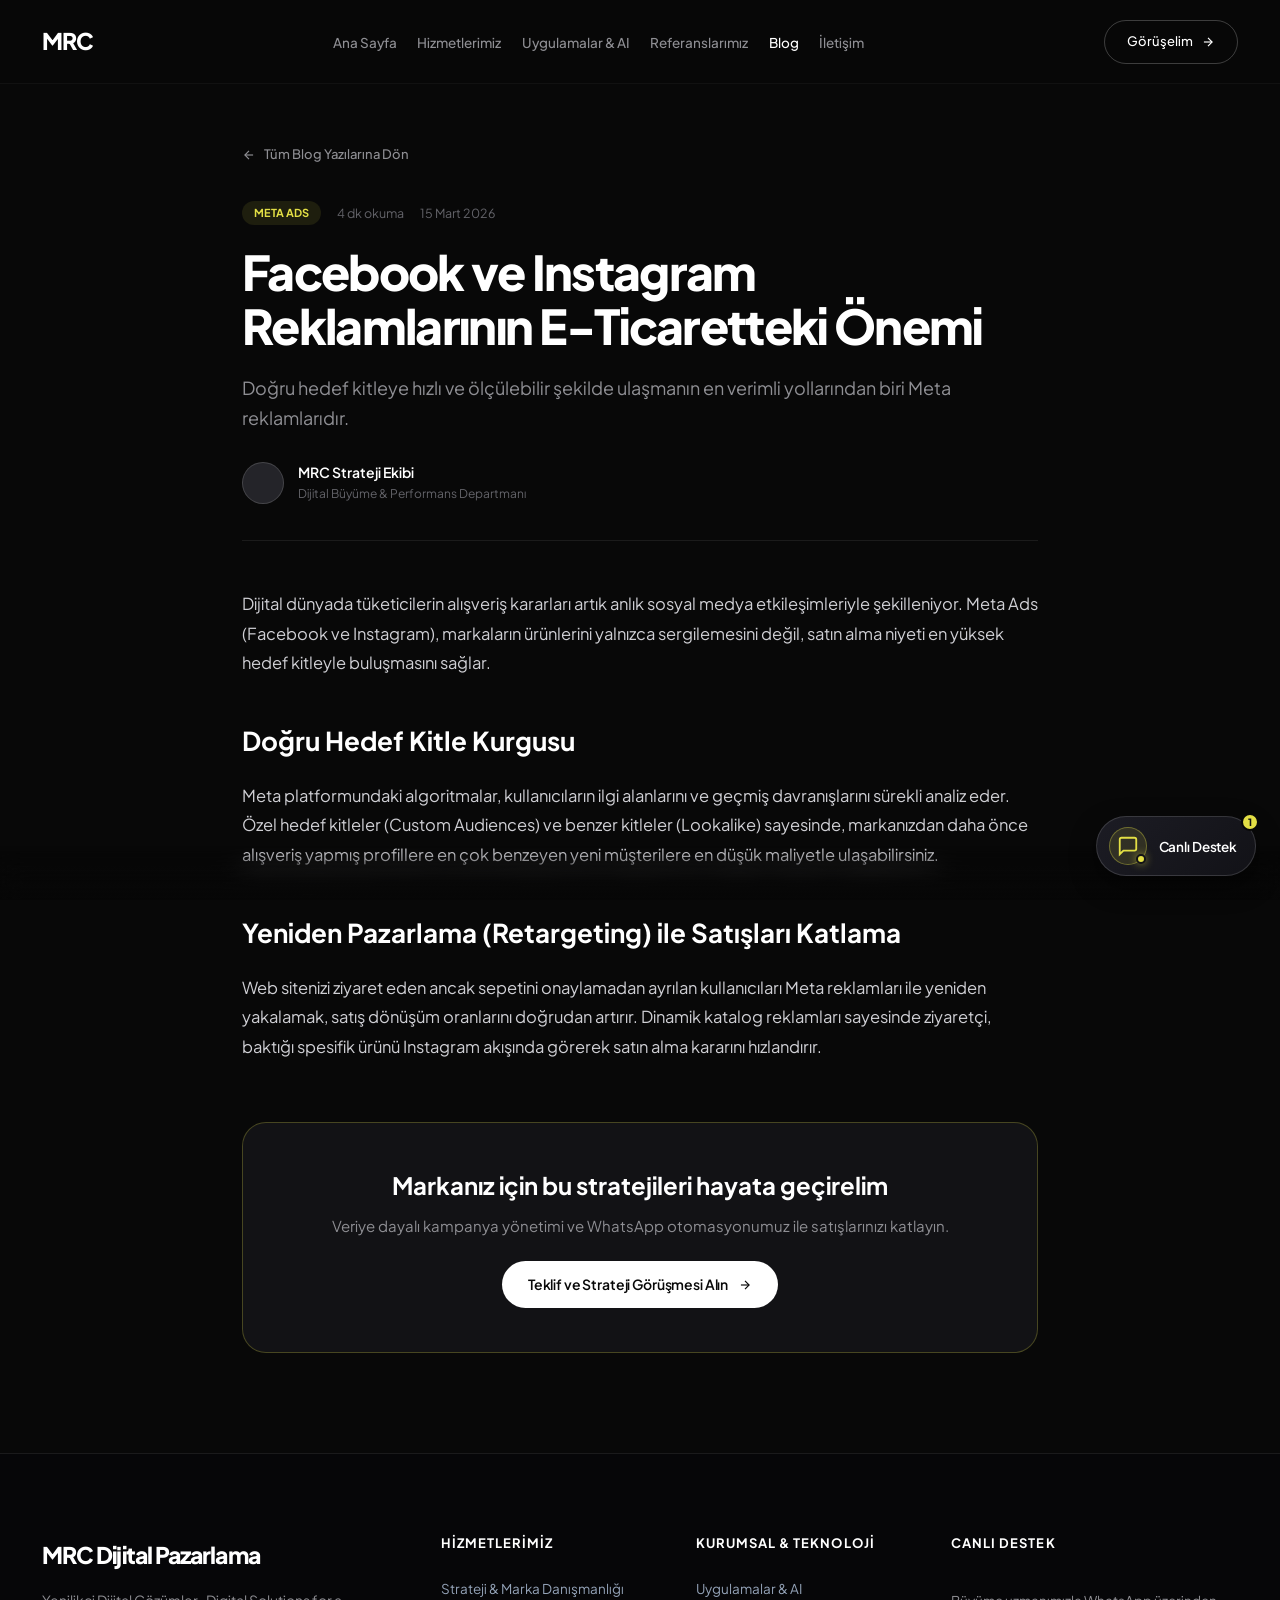
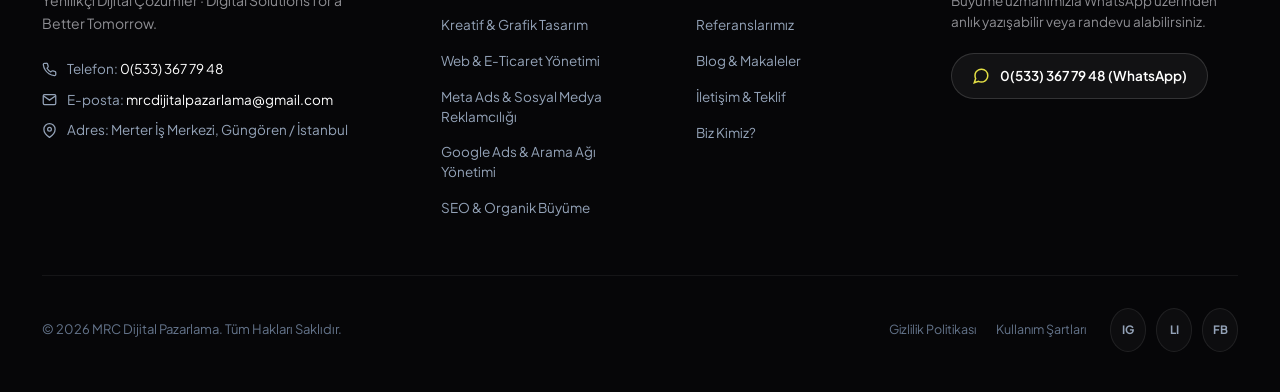
<file: blog-detay.html>
<!DOCTYPE html>
<html lang="tr">
<head>
  <meta charset="UTF-8">
  <meta name="viewport" content="width=device-width, initial-scale=1.0">
  <title>Blog Detay | MRC Dijital Pazarlama</title>
  <meta name="description" content="MRC Dijital Pazarlama uzman analizleri ve rehberi.">
  <link rel="icon" href="https://cdn.qukasoft.com/f/412761/cG96WmFtNG0vcUp3ZUdFOVU1NG5hQT09/l/favicon-4091739-sw50sh50.webp">

  <!-- Google Fonts -->
  <link rel="preconnect" href="https://fonts.googleapis.com">
  <link rel="preconnect" href="https://fonts.gstatic.com" crossorigin>
  <link href="https://fonts.googleapis.com/css2?family=Plus+Jakarta+Sans:wght@300;400;500;600;700;800&family=Space+Grotesk:wght@500;600;700&display=swap" rel="stylesheet">

  <script type="module" crossorigin src="./assets/data-store-DvxqMFlW.js"></script>
  <script type="module" crossorigin src="./assets/chat-widget-ZRHPGb_K.js"></script>
  <link rel="stylesheet" crossorigin href="./assets/chat-widget-CwDZ1Vlp.css">
</head>
<body>

  <!-- Header -->
  <header class="site-header" id="header">
    <div class="header-container">
      <a href="./index.html" class="brand-logo">
        <span class="logo-text">MRC</span>
      </a>

      <nav class="nav-menu">
        <ul class="nav-list">
          <li><a href="./index.html" class="nav-link">Ana Sayfa</a></li>
          <li><a href="./hizmetler.html" class="nav-link">Hizmetlerimiz</a></li>
          <li><a href="./uygulamalar.html" class="nav-link">Uygulamalar & AI</a></li>
          <li><a href="./referanslar.html" class="nav-link">Referanslarımız</a></li>
          <li><a href="./blog.html" class="nav-link active">Blog</a></li>
          <li><a href="./iletisim.html" class="nav-link">İletişim</a></li>
        </ul>
      </nav>

      <div class="header-actions">
        <a href="./iletisim.html" class="btn-pill-outline">
          <span>Görüşelim</span>
          <svg class="icon-arrow" width="14" height="14" viewBox="0 0 24 24" fill="none" stroke="currentColor" stroke-width="2">
            <line x1="5" y1="12" x2="19" y2="12"></line>
            <polyline points="12 5 19 12 12 19"></polyline>
          </svg>
        </a>

        <button type="button" class="mobile-toggle-btn" id="mobileToggleBtn" aria-label="Menüyü aç" aria-controls="mobileDrawer" aria-expanded="false">
          <span></span><span></span>
        </button>
      </div>
    </div>

    <!-- Mobile Drawer -->
    <div class="mobile-nav-drawer" id="mobileDrawer" aria-hidden="true">
      <ul class="mobile-nav-list">
        <li><a href="./index.html" class="mobile-nav-link">Ana Sayfa</a></li>
        <li><a href="./hizmetler.html" class="mobile-nav-link">Hizmetlerimiz</a></li>
        <li><a href="./uygulamalar.html" class="mobile-nav-link">Uygulamalar & AI</a></li>
        <li><a href="./referanslar.html" class="mobile-nav-link">Referanslarımız</a></li>
        <li><a href="./blog.html" class="mobile-nav-link active">Blog</a></li>
        <li><a href="./iletisim.html" class="mobile-nav-link">İletişim</a></li>
      </ul>
      <div class="mobile-drawer-footer">
        <a href="tel:+905333677948" class="btn-pill-solid w-full">0(533) 367 79 48</a>
      </div>
    </div>
  </header>

  <main>
    <article class="blog-detail-article">
      <div class="site-container narrow">
        <a href="./blog.html" class="back-link">
          <svg width="14" height="14" viewBox="0 0 24 24" fill="none" stroke="currentColor" stroke-width="2">
            <line x1="19" y1="12" x2="5" y2="12"></line>
            <polyline points="12 19 5 12 12 5"></polyline>
          </svg>
          <span>Tüm Blog Yazılarına Dön</span>
        </a>

        <div class="article-header">
          <div class="article-meta-top">
            <span class="article-category-badge" id="artCategory">Kategori</span>
            <span class="article-read-time" id="artReadTime">5 dk okuma</span>
            <span class="article-date" id="artDate">Tarih</span>
          </div>

          <h1 class="article-title" id="artTitle">Makale Başlığı Yükleniyor...</h1>
          <p class="article-lead" id="artSummary"></p>

          <div class="article-author-bar">
            <div class="author-avatar av-user-2"></div>
            <div>
              <div class="author-name" id="artAuthor">MRC Ekibi</div>
              <div class="author-role">Dijital Büyüme & Performans Departmanı</div>
            </div>
          </div>
        </div>

        <div class="article-body-content" id="artContent">
          <!-- Populated from DataStore -->
        </div>

        <div class="article-footer-cta">
          <h3>Markanız için bu stratejileri hayata geçirelim</h3>
          <p>Veriye dayalı kampanya yönetimi ve WhatsApp otomasyonumuz ile satışlarınızı katlayın.</p>
          <a href="./iletisim.html" class="btn-pill-solid">
            <span>Teklif ve Strateji Görüşmesi Alın</span>
            <svg class="icon-arrow" width="14" height="14" viewBox="0 0 24 24" fill="none" stroke="currentColor" stroke-width="2">
              <line x1="5" y1="12" x2="19" y2="12"></line>
              <polyline points="12 5 19 12 12 19"></polyline>
            </svg>
          </a>
        </div>
      </div>
    </article>
  </main>

  <!-- Footer -->
  <footer class="site-footer">
    <div class="site-container">
      <div class="footer-top-row">
        <div class="footer-brand">
          <div class="footer-logo">MRC</div>
          <p class="footer-tagline">Yenilikçi Dijital Çözümler · Digital Solutions for a Better Tomorrow.</p>
        </div>

        <ul class="footer-nav">
          <li><a href="./index.html">Ana Sayfa</a></li>
          <li><a href="./hizmetler.html">Hizmetlerimiz</a></li>
          <li><a href="./referanslar.html">Referanslar</a></li>
          <li><a href="./blog.html">Blog</a></li>
          <li><a href="./iletisim.html">İletişim</a></li>
        </ul>

        <div class="footer-socials">
          <a href="mailto:mrcdijitalpazarlama@gmail.com" class="social-icon" aria-label="E-Posta">
            <svg width="15" height="15" viewBox="0 0 24 24" fill="none" stroke="currentColor" stroke-width="2">
              <path d="M4 4h16c1.1 0 2 .9 2 2v12c0 1.1-.9 2-2 2H4c-1.1 0-2-.9-2-2V6c0-1.1.9-2 2-2z"></path>
              <polyline points="22,6 12,13 2,6"></polyline>
            </svg>
          </a>
          <a href="https://api.whatsapp.com/send/?phone=905333677948" target="_blank" rel="noopener" class="social-icon" aria-label="WhatsApp">
            <svg width="15" height="15" viewBox="0 0 24 24" fill="currentColor">
              <path d="M12.04 2c-5.46 0-9.91 4.45-9.91 9.91 0 1.75.46 3.45 1.32 4.95L2.05 22l5.25-1.38c1.45.79 3.08 1.21 4.74 1.21 5.46 0 9.91-4.45 9.91-9.91 0-2.65-1.03-5.14-2.9-7.01A9.816 9.816 0 0 0 12.04 2m.01 1.67c2.2 0 4.26.86 5.82 2.42a8.196 8.196 0 0 1 2.41 5.83c0 4.54-3.7 8.24-8.24 8.24-1.48 0-2.93-.4-4.2-1.15l-.3-.18-3.12.82.83-3.04-.2-.31a8.19 8.19 0 0 1-1.26-4.38c0-4.54 3.7-8.24 8.24-8.24m4.52 11.66c-.25-.13-1.47-.72-1.7-.81-.23-.08-.39-.13-.56.13-.17.25-.64.81-.79.97-.14.17-.29.19-.54.06-.25-.13-1.06-.39-2.02-1.25-.75-.67-1.26-1.5-1.4-1.75-.15-.25-.02-.39.11-.51.11-.11.25-.29.37-.44.13-.14.17-.25.25-.42.08-.17.04-.31-.02-.44-.06-.13-.56-1.35-.77-1.85-.2-.49-.41-.42-.56-.43h-.48c-.17 0-.44.06-.67.31-.23.25-.88.86-.88 2.1 0 1.24.9 2.44 1.03 2.61.13.17 1.77 2.71 4.3 3.8.6.26 1.07.42 1.44.54.61.19 1.16.17 1.6.1 1.48-.22 2.38-1.52 2.38-2.61 0-1.1-.9-2.18-1.02-2.31"/>
            </svg>
          </a>
        </div>
      </div>

      <div class="footer-bottom-row">
        <div class="footer-copyright">
          © 2026 MRC Dijital Pazarlama. Tüm Hakları Saklıdır.
        </div>
        <div class="footer-legal">
          <a href="./sayfa.html?s=gizlilik-politikasi">Gizlilik Politikası</a>
          <a href="./sayfa.html?s=kullanim-kosullari">Kullanım Koşulları</a>
          <a href="./sayfa.html?s=kvkk-aydinlatma">KVKK Aydınlatma</a>
        </div>
      </div>
    </div>
  </footer>

</body>
</html>
</file>
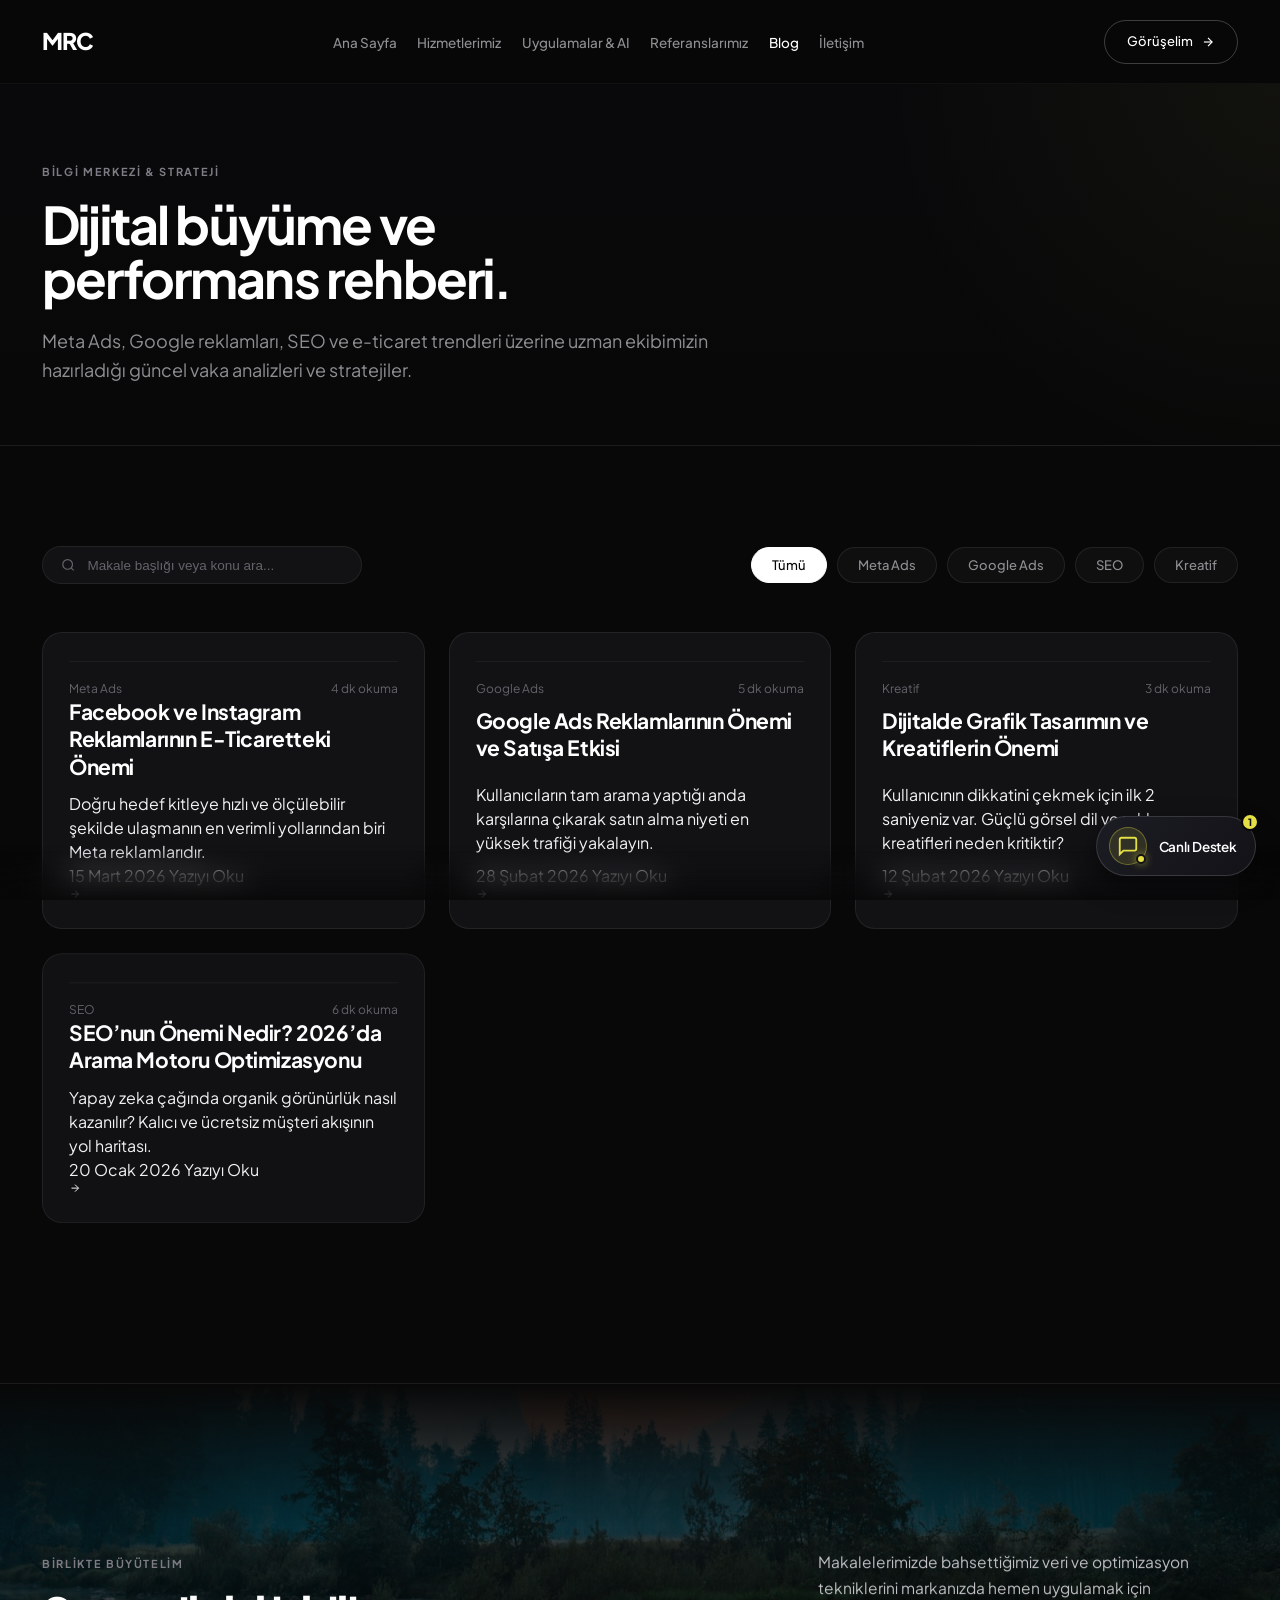
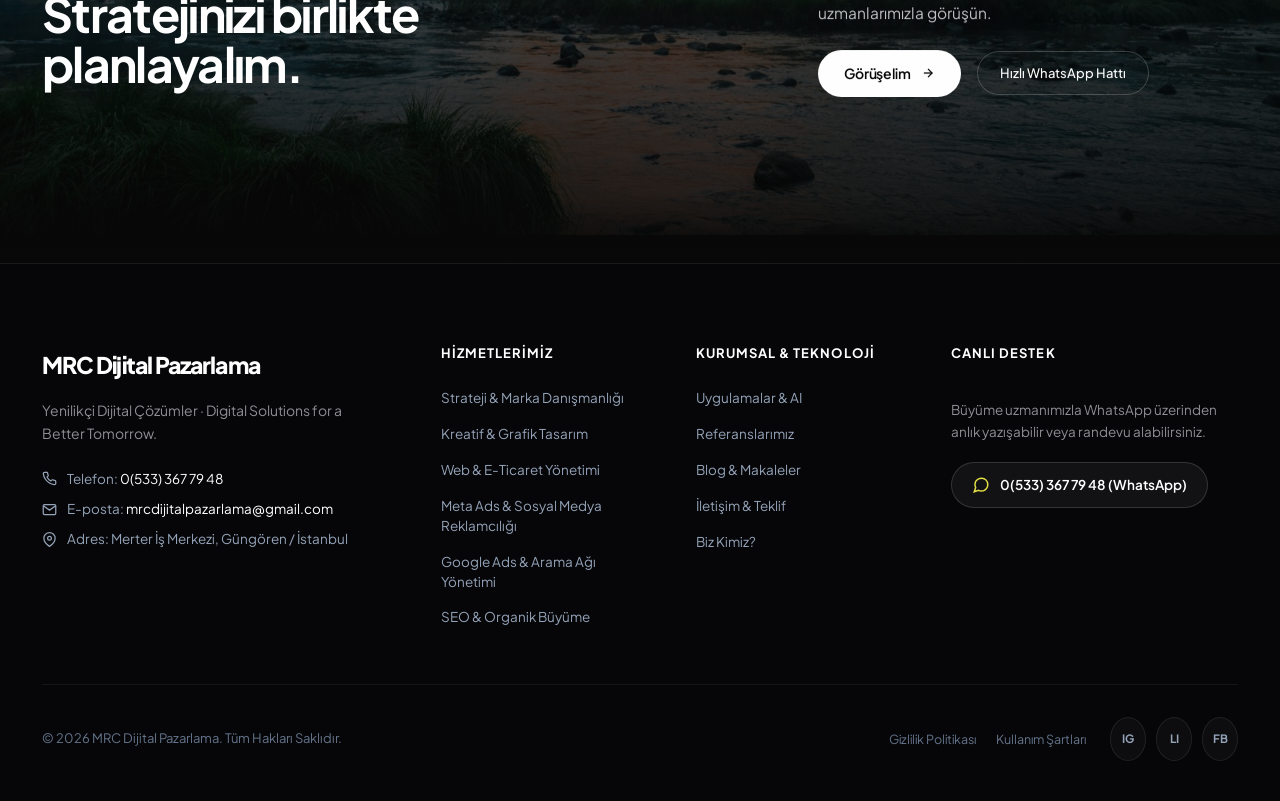
<file: blog.html>
<!DOCTYPE html>
<html lang="tr">
<head>
  <meta charset="UTF-8">
  <meta name="viewport" content="width=device-width, initial-scale=1.0">
  <title>Blog & Bilgi Merkezi | MRC Dijital Pazarlama</title>
  <meta name="description" content="Meta Ads, Google Ads, SEO ve e-ticaret stratejileri hakkında güncel sektörel analizler ve rehberler.">
  <link rel="icon" href="https://cdn.qukasoft.com/f/412761/cG96WmFtNG0vcUp3ZUdFOVU1NG5hQT09/l/favicon-4091739-sw50sh50.webp">

  <!-- Google Fonts -->
  <link rel="preconnect" href="https://fonts.googleapis.com">
  <link rel="preconnect" href="https://fonts.gstatic.com" crossorigin>
  <link href="https://fonts.googleapis.com/css2?family=Plus+Jakarta+Sans:wght@300;400;500;600;700;800&family=Space+Grotesk:wght@500;600;700&display=swap" rel="stylesheet">

  <script type="module" crossorigin src="./assets/data-store-DvxqMFlW.js"></script>
  <script type="module" crossorigin src="./assets/chat-widget-ZRHPGb_K.js"></script>
  <link rel="stylesheet" crossorigin href="./assets/chat-widget-CwDZ1Vlp.css">
</head>
<body>

  <!-- Header -->
  <header class="site-header" id="header">
    <div class="header-container">
      <a href="./index.html" class="brand-logo">
        <span class="logo-text">MRC</span>
      </a>

      <nav class="nav-menu">
        <ul class="nav-list">
          <li><a href="./index.html" class="nav-link">Ana Sayfa</a></li>
          <li><a href="./hizmetler.html" class="nav-link">Hizmetlerimiz</a></li>
          <li><a href="./uygulamalar.html" class="nav-link">Uygulamalar & AI</a></li>
          <li><a href="./referanslar.html" class="nav-link">Referanslarımız</a></li>
          <li><a href="./blog.html" class="nav-link active">Blog</a></li>
          <li><a href="./iletisim.html" class="nav-link">İletişim</a></li>
        </ul>
      </nav>

      <div class="header-actions">
        <a href="./iletisim.html" class="btn-pill-outline">
          <span>Görüşelim</span>
          <svg class="icon-arrow" width="14" height="14" viewBox="0 0 24 24" fill="none" stroke="currentColor" stroke-width="2">
            <line x1="5" y1="12" x2="19" y2="12"></line>
            <polyline points="12 5 19 12 12 19"></polyline>
          </svg>
        </a>

        <button type="button" class="mobile-toggle-btn" id="mobileToggleBtn" aria-label="Menüyü aç" aria-controls="mobileDrawer" aria-expanded="false">
          <span></span><span></span>
        </button>
      </div>
    </div>

    <!-- Mobile Drawer -->
    <div class="mobile-nav-drawer" id="mobileDrawer" aria-hidden="true">
      <ul class="mobile-nav-list">
        <li><a href="./index.html" class="mobile-nav-link">Ana Sayfa</a></li>
        <li><a href="./hizmetler.html" class="mobile-nav-link">Hizmetlerimiz</a></li>
        <li><a href="./uygulamalar.html" class="mobile-nav-link">Uygulamalar & AI</a></li>
        <li><a href="./referanslar.html" class="mobile-nav-link">Referanslarımız</a></li>
        <li><a href="./blog.html" class="mobile-nav-link active">Blog</a></li>
        <li><a href="./iletisim.html" class="mobile-nav-link">İletişim</a></li>
      </ul>
      <div class="mobile-drawer-footer">
        <a href="tel:+905333677948" class="btn-pill-solid w-full">0(533) 367 79 48</a>
      </div>
    </div>
  </header>

  <main>
    <!-- Subpage Banner -->
    <section class="subpage-hero">
      <div class="site-container">
        <span class="section-kicker" data-scroll-reveal>BİLGİ MERKEZİ & STRATEJİ</span>
        <h1 class="subpage-title" data-scroll-title>
          Dijital büyüme ve<br>
          performans rehberi.
        </h1>
        <p class="subpage-lead" data-scroll-reveal>
          Meta Ads, Google reklamları, SEO ve e-ticaret trendleri üzerine uzman ekibimizin hazırladığı güncel vaka analizleri ve stratejiler.
        </p>
      </div>
    </section>

    <!-- Blog Listing Section -->
    <section class="section blog-listing-section">
      <div class="site-container">
        <!-- Search & Filter Controls -->
        <div class="blog-controls-bar" data-scroll-reveal>
          <div class="blog-search-box">
            <svg width="16" height="16" viewBox="0 0 24 24" fill="none" stroke="currentColor" stroke-width="2">
              <circle cx="11" cy="11" r="8"></circle>
              <line x1="21" y1="21" x2="16.65" y2="16.65"></line>
            </svg>
            <input type="text" id="blogSearchInput" placeholder="Makale başlığı veya konu ara..." aria-label="Blog Ara">
          </div>

          <div class="filter-tabs-wrapper no-margin">
            <button class="filter-tab-btn active" data-blog-cat="all">Tümü</button>
            <button class="filter-tab-btn" data-blog-cat="Meta Ads">Meta Ads</button>
            <button class="filter-tab-btn" data-blog-cat="Google Ads">Google Ads</button>
            <button class="filter-tab-btn" data-blog-cat="SEO">SEO</button>
            <button class="filter-tab-btn" data-blog-cat="Kreatif">Kreatif</button>
          </div>
        </div>

        <!-- 3-Column Blog Cards Grid -->
        <div class="cards-grid-3" id="blogPostsGrid">
          <!-- Populated dynamically via DataStore -->
        </div>
      </div>
    </section>

    <!-- Big CTA -->
    <section class="cta-section">
      <div class="cta-background-container">
        <img src="./assets/cta_blog-CMr1ksGp.jpg" alt="Monochrome Mistik Koyu Vadi ve Dağlar" class="cta-bg-img" loading="lazy">
        <div class="cta-gradient-overlay"></div>
      </div>

      <div class="site-container cta-content-wrapper">
        <div class="cta-left">
          <span class="section-kicker" data-scroll-reveal>BİRLİKTE BÜYÜTELİM</span>
          <h2 class="cta-title" data-scroll-title>
            Stratejinizi birlikte<br>
            planlayalım.
          </h2>
        </div>

        <div class="cta-right" data-scroll-reveal>
          <p class="cta-text">
            Makalelerimizde bahsettiğimiz veri ve optimizasyon tekniklerini markanızda hemen uygulamak için uzmanlarımızla görüşün.
          </p>
          <div class="cta-buttons">
            <a href="./iletisim.html" class="btn-pill-solid">
              <span>Görüşelim</span>
              <svg class="icon-arrow" width="14" height="14" viewBox="0 0 24 24" fill="none" stroke="currentColor" stroke-width="2.2">
                <line x1="5" y1="12" x2="19" y2="12"></line>
                <polyline points="12 5 19 12 12 19"></polyline>
              </svg>
            </a>
            <a href="https://api.whatsapp.com/send/?phone=905333677948" target="_blank" rel="noopener" class="btn-pill-outline">
              <span>Hızlı WhatsApp Hattı</span>
            </a>
          </div>
        </div>
      </div>
    </section>
  </main>

  <!-- Footer -->
  <footer class="site-footer">
    <div class="site-container">
      <div class="footer-top-row">
        <div class="footer-brand">
          <div class="footer-logo">MRC</div>
          <p class="footer-tagline">Yenilikçi Dijital Çözümler · Digital Solutions for a Better Tomorrow.</p>
        </div>

        <ul class="footer-nav">
          <li><a href="./index.html">Ana Sayfa</a></li>
          <li><a href="./hizmetler.html">Hizmetlerimiz</a></li>
          <li><a href="./referanslar.html">Referanslar</a></li>
          <li><a href="./blog.html">Blog</a></li>
          <li><a href="./iletisim.html">İletişim</a></li>
        </ul>

        <div class="footer-socials">
          <a href="mailto:mrcdijitalpazarlama@gmail.com" class="social-icon" aria-label="E-Posta">
            <svg width="15" height="15" viewBox="0 0 24 24" fill="none" stroke="currentColor" stroke-width="2">
              <path d="M4 4h16c1.1 0 2 .9 2 2v12c0 1.1-.9 2-2 2H4c-1.1 0-2-.9-2-2V6c0-1.1.9-2 2-2z"></path>
              <polyline points="22,6 12,13 2,6"></polyline>
            </svg>
          </a>
          <a href="https://api.whatsapp.com/send/?phone=905333677948" target="_blank" rel="noopener" class="social-icon" aria-label="WhatsApp">
            <svg width="15" height="15" viewBox="0 0 24 24" fill="currentColor">
              <path d="M12.04 2c-5.46 0-9.91 4.45-9.91 9.91 0 1.75.46 3.45 1.32 4.95L2.05 22l5.25-1.38c1.45.79 3.08 1.21 4.74 1.21 5.46 0 9.91-4.45 9.91-9.91 0-2.65-1.03-5.14-2.9-7.01A9.816 9.816 0 0 0 12.04 2m.01 1.67c2.2 0 4.26.86 5.82 2.42a8.196 8.196 0 0 1 2.41 5.83c0 4.54-3.7 8.24-8.24 8.24-1.48 0-2.93-.4-4.2-1.15l-.3-.18-3.12.82.83-3.04-.2-.31a8.19 8.19 0 0 1-1.26-4.38c0-4.54 3.7-8.24 8.24-8.24m4.52 11.66c-.25-.13-1.47-.72-1.7-.81-.23-.08-.39-.13-.56.13-.17.25-.64.81-.79.97-.14.17-.29.19-.54.06-.25-.13-1.06-.39-2.02-1.25-.75-.67-1.26-1.5-1.4-1.75-.15-.25-.02-.39.11-.51.11-.11.25-.29.37-.44.13-.14.17-.25.25-.42.08-.17.04-.31-.02-.44-.06-.13-.56-1.35-.77-1.85-.2-.49-.41-.42-.56-.43h-.48c-.17 0-.44.06-.67.31-.23.25-.88.86-.88 2.1 0 1.24.9 2.44 1.03 2.61.13.17 1.77 2.71 4.3 3.8.6.26 1.07.42 1.44.54.61.19 1.16.17 1.6.1 1.48-.22 2.38-1.52 2.38-2.61 0-1.1-.9-2.18-1.02-2.31"/>
            </svg>
          </a>
        </div>
      </div>

      <div class="footer-bottom-row">
        <div class="footer-copyright">
          © 2026 MRC Dijital Pazarlama. Tüm Hakları Saklıdır.
        </div>
        <div class="footer-legal">
          <a href="./sayfa.html?s=gizlilik-politikasi">Gizlilik Politikası</a>
          <a href="./sayfa.html?s=kullanim-kosullari">Kullanım Koşulları</a>
          <a href="./sayfa.html?s=kvkk-aydinlatma">KVKK Aydınlatma</a>
        </div>
      </div>
    </div>
  </footer>

</body>
</html>
</file>
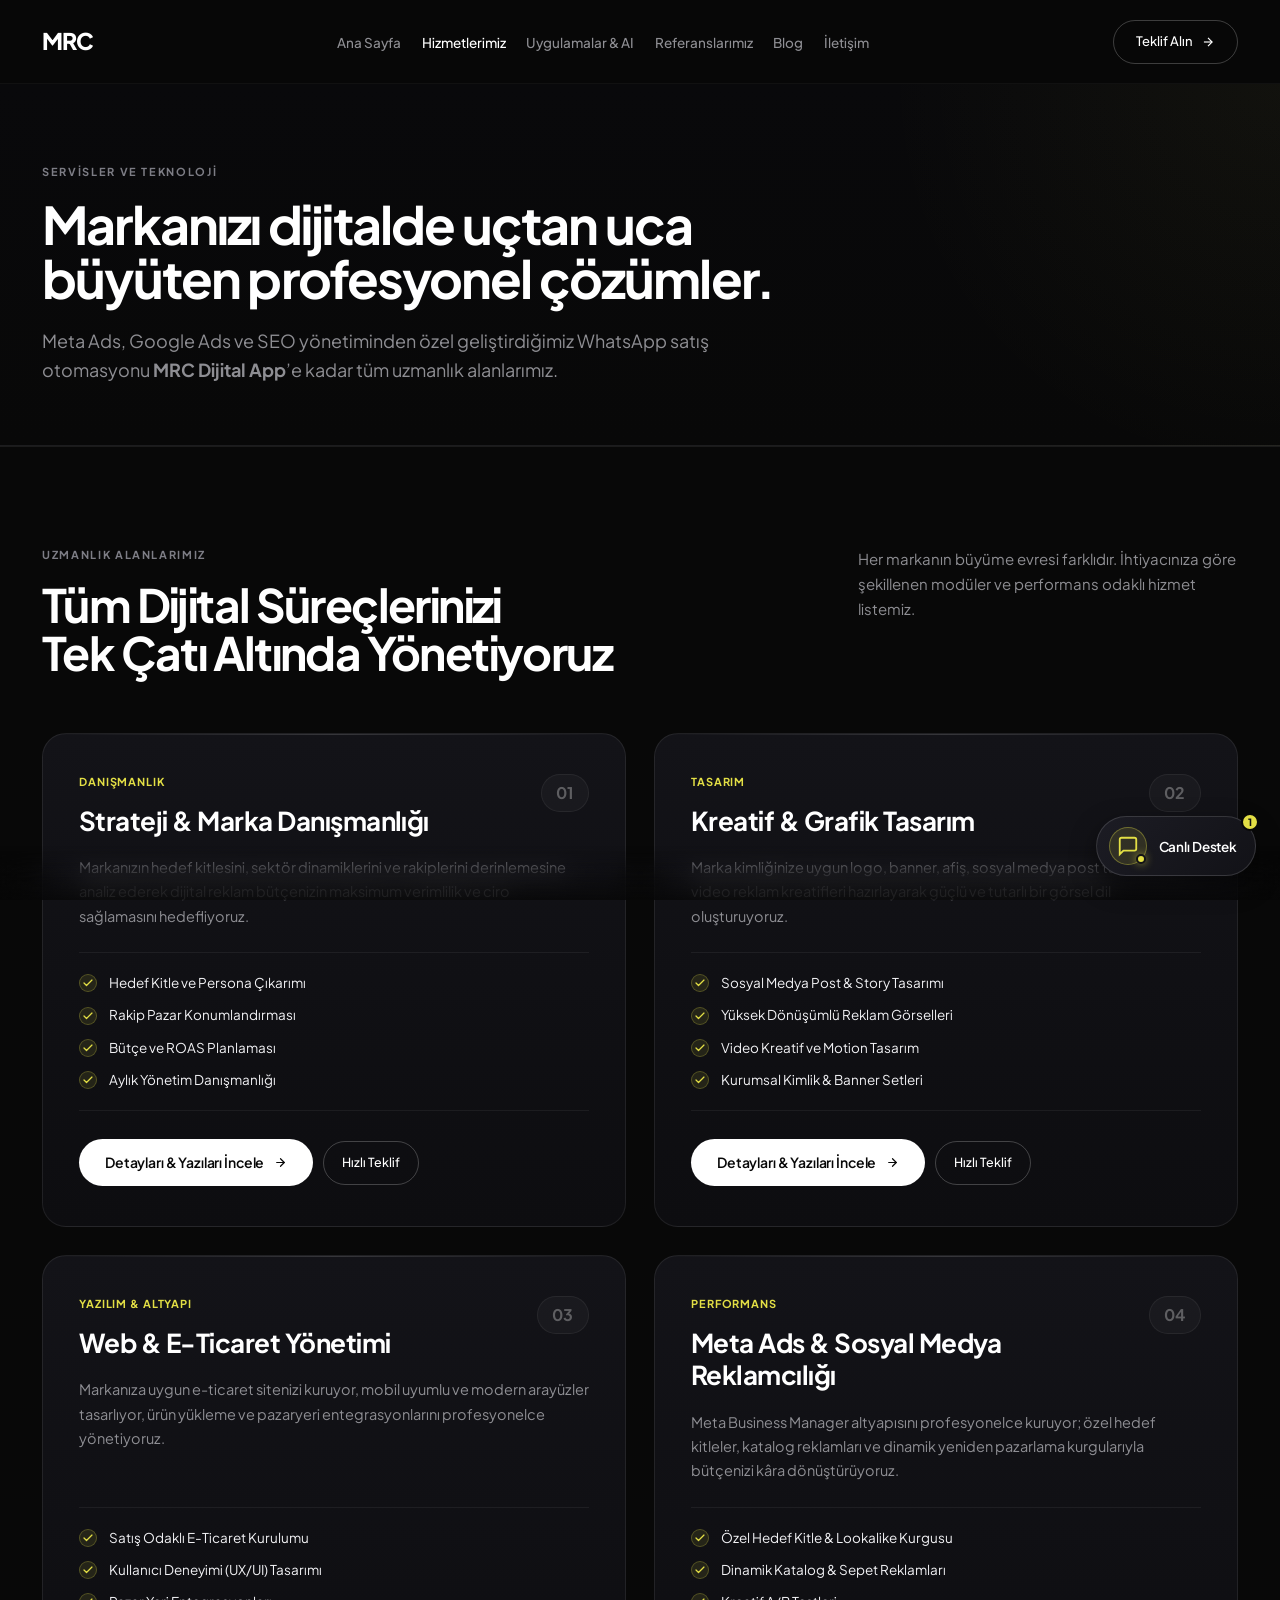
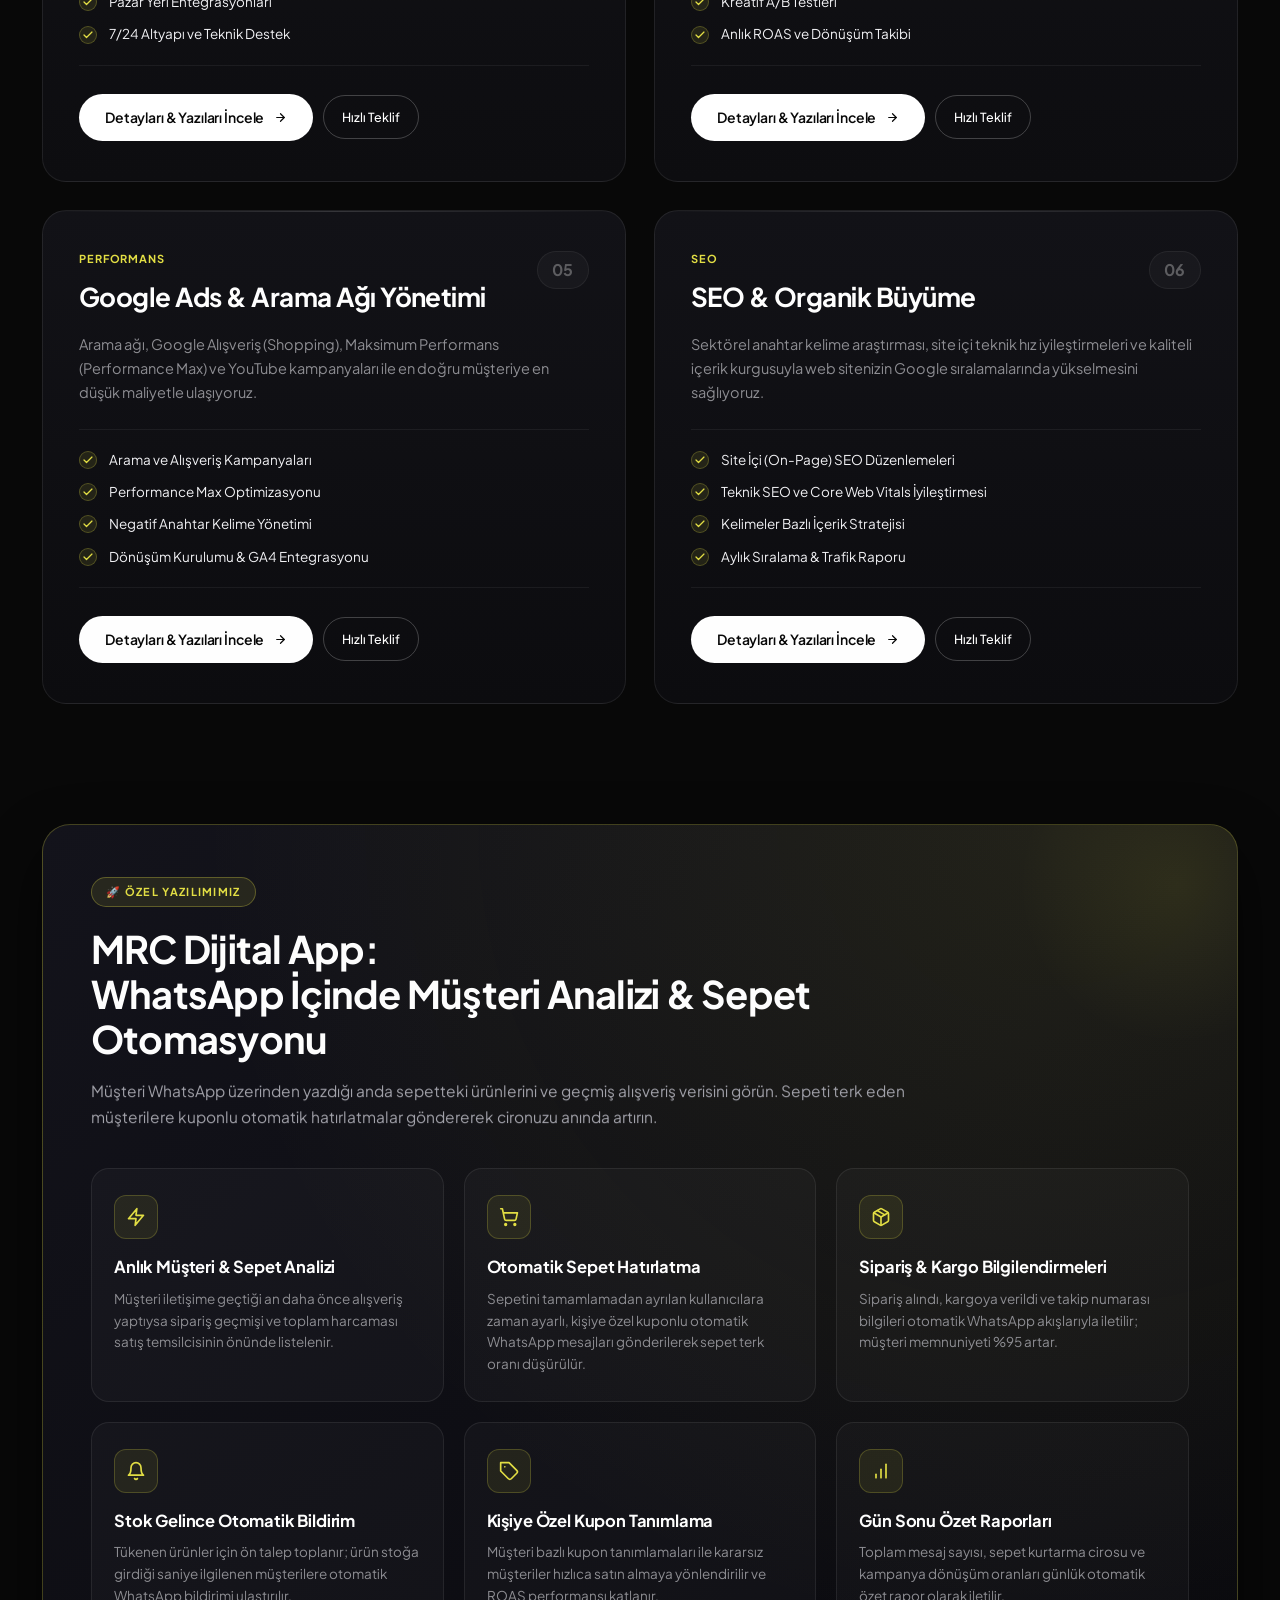
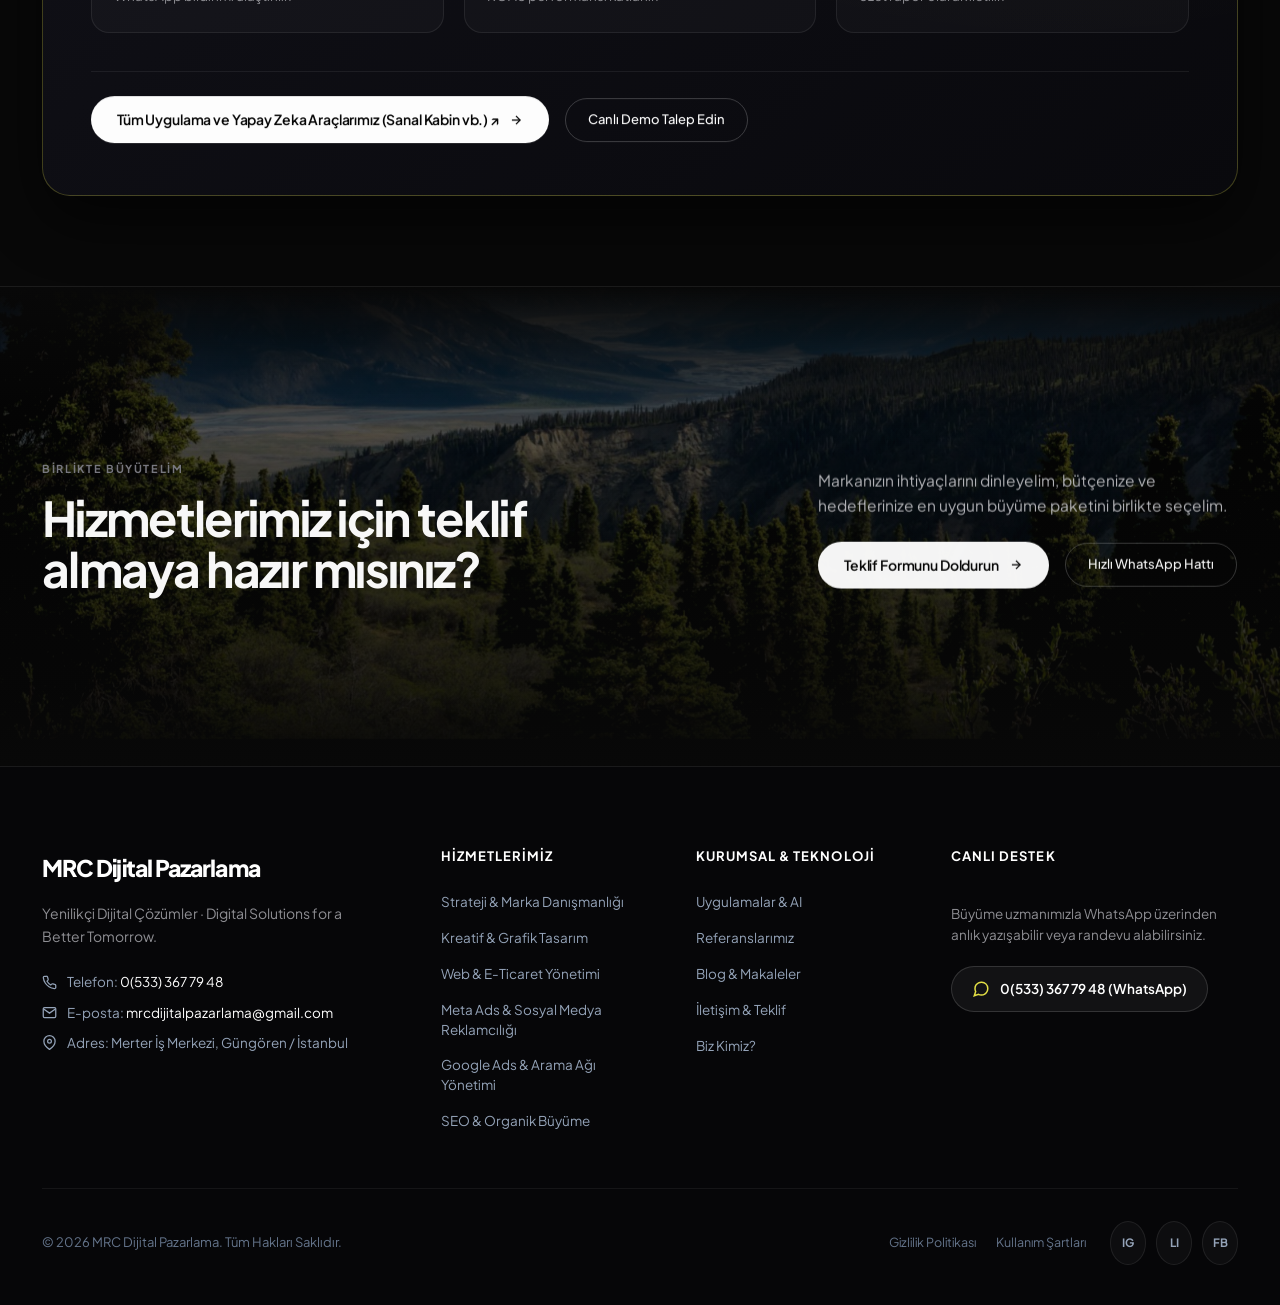
<file: hizmetler.html>
<!DOCTYPE html>
<html lang="tr">
<head>
  <meta charset="UTF-8">
  <meta name="viewport" content="width=device-width, initial-scale=1.0">
  <title>Hizmetlerimiz & Uygulamalarımız | MRC Dijital Pazarlama</title>
  <meta name="description" content="Meta Ads, Google Ads, SEO, E-Ticaret Yönetimi ve tescilli WhatsApp otomasyon platformumuz MRC Dijital App.">
  <link rel="icon" href="https://cdn.qukasoft.com/f/412761/cG96WmFtNG0vcUp3ZUdFOVU1NG5hQT09/l/favicon-4091739-sw50sh50.webp">

  <!-- Google Fonts -->
  <link rel="preconnect" href="https://fonts.googleapis.com">
  <link rel="preconnect" href="https://fonts.gstatic.com" crossorigin>
  <link href="https://fonts.googleapis.com/css2?family=Plus+Jakarta+Sans:wght@300;400;500;600;700;800&family=Space+Grotesk:wght@500;600;700&display=swap" rel="stylesheet">

  <script type="module" crossorigin src="./assets/data-store-DvxqMFlW.js"></script>
  <script type="module" crossorigin src="./assets/chat-widget-ZRHPGb_K.js"></script>
  <link rel="stylesheet" crossorigin href="./assets/chat-widget-CwDZ1Vlp.css">
</head>
<body>

  <!-- Header -->
  <header class="site-header" id="header">
    <div class="header-container">
      <a href="./index.html" class="brand-logo">
        <span class="logo-text">MRC</span>
      </a>

      <nav class="nav-menu">
        <ul class="nav-list">
          <li><a href="./index.html" class="nav-link">Ana Sayfa</a></li>
          <li><a href="./hizmetler.html" class="nav-link active">Hizmetlerimiz</a></li>
          <li><a href="./uygulamalar.html" class="nav-link">Uygulamalar & AI</a></li>
          <li><a href="./referanslar.html" class="nav-link">Referanslarımız</a></li>
          <li><a href="./blog.html" class="nav-link">Blog</a></li>
          <li><a href="./iletisim.html" class="nav-link">İletişim</a></li>
        </ul>
      </nav>

      <div class="header-actions">
        <a href="./iletisim.html" class="btn-pill-outline">
          <span>Teklif Alın</span>
          <svg class="icon-arrow" width="14" height="14" viewBox="0 0 24 24" fill="none" stroke="currentColor" stroke-width="2">
            <line x1="5" y1="12" x2="19" y2="12"></line>
            <polyline points="12 5 19 12 12 19"></polyline>
          </svg>
        </a>

        <button type="button" class="mobile-toggle-btn" id="mobileToggleBtn" aria-label="Menüyü aç" aria-controls="mobileDrawer" aria-expanded="false">
          <span></span><span></span>
        </button>
      </div>
    </div>

    <!-- Mobile Drawer -->
    <div class="mobile-nav-drawer" id="mobileDrawer" aria-hidden="true">
      <ul class="mobile-nav-list">
        <li><a href="./index.html" class="mobile-nav-link">Ana Sayfa</a></li>
        <li><a href="./hizmetler.html" class="mobile-nav-link active">Hizmetlerimiz</a></li>
        <li><a href="./uygulamalar.html" class="mobile-nav-link">Uygulamalar & AI</a></li>
        <li><a href="./referanslar.html" class="mobile-nav-link">Referanslarımız</a></li>
        <li><a href="./blog.html" class="mobile-nav-link">Blog</a></li>
        <li><a href="./iletisim.html" class="mobile-nav-link">İletişim</a></li>
      </ul>
      <div class="mobile-drawer-footer">
        <a href="tel:+905333677948" class="btn-pill-solid w-full">0(533) 367 79 48</a>
      </div>
    </div>
  </header>

  <main>
    <!-- Subpage Banner -->
    <section class="subpage-hero">
      <div class="site-container">
        <span class="section-kicker" data-scroll-reveal>SERVİSLER VE TEKNOLOJİ</span>
        <h1 class="subpage-title" data-scroll-title>
          Markanızı dijitalde uçtan uca<br>
          büyüten profesyonel çözümler.
        </h1>
        <p class="subpage-lead" data-scroll-reveal>
          Meta Ads, Google Ads ve SEO yönetiminden özel geliştirdiğimiz WhatsApp satış otomasyonu <strong>MRC Dijital App</strong>’e kadar tüm uzmanlık alanlarımız.
        </p>
      </div>
    </section>

    <!-- ========================================== -->
    <!-- 6 CORE SERVICES FULL DETAIL                -->
    <!-- ========================================== -->
    <section class="section services-full-section">
      <div class="site-container">
        <div class="section-head-split">
          <div class="head-left">
            <span class="section-kicker" data-scroll-reveal>UZMANLIK ALANLARIMIZ</span>
            <h2 class="section-title" data-scroll-title>
              Tüm Dijital Süreçlerinizi<br>
              Tek Çatı Altında Yönetiyoruz
            </h2>
          </div>
          <div class="head-right" data-scroll-reveal>
            <p class="head-description">
              Her markanın büyüme evresi farklıdır. İhtiyacınıza göre şekillenen modüler ve performans odaklı hizmet listemiz.
            </p>
          </div>
        </div>

        <div class="services-list-container" id="servicesListContainer">
          <!-- Populated dynamically via DataStore -->
        </div>
      </div>
    </section>

    <!-- ========================================== -->
    <!-- MRC DIJITAL APP DEDICATED SPOTLIGHT SECTION -->
    <!-- ========================================== -->
    <section class="section app-deepdive-section" id="mrc-app">
      <div class="site-container">
        <div class="app-deepdive-card" data-scroll-card>
          <div class="app-deepdive-head">
            <span class="app-spotlight-badge">🚀 ÖZEL YAZILIMIMIZ</span>
            <h2 class="section-title" data-scroll-title>
              MRC Dijital App:<br>
              WhatsApp İçinde Müşteri Analizi & Sepet Otomasyonu
            </h2>
            <p class="head-description" data-scroll-reveal>
              Müşteri WhatsApp üzerinden yazdığı anda sepetteki ürünlerini ve geçmiş alışveriş verisini görün. Sepeti terk eden müşterilere kuponlu otomatik hatırlatmalar göndererek cironuzu anında artırın.
            </p>
          </div>

          <!-- 6 Features Grid -->
          <div class="app-features-grid">
            <div class="app-feature-box">
              <div class="feature-icon-badge">
                <svg width="20" height="20" viewBox="0 0 24 24" fill="none" stroke="currentColor" stroke-width="2" stroke-linecap="round" stroke-linejoin="round"><polygon points="13 2 3 14 12 14 11 22 21 10 12 10 13 2"/></svg>
              </div>
              <h3>Anlık Müşteri & Sepet Analizi</h3>
              <p>Müşteri iletişime geçtiği an daha önce alışveriş yaptıysa sipariş geçmişi ve toplam harcaması satış temsilcisinin önünde listelenir.</p>
            </div>

            <div class="app-feature-box">
              <div class="feature-icon-badge">
                <svg width="20" height="20" viewBox="0 0 24 24" fill="none" stroke="currentColor" stroke-width="2" stroke-linecap="round" stroke-linejoin="round"><circle cx="8" cy="21" r="1"/><circle cx="19" cy="21" r="1"/><path d="M2.05 2.05h2l2.66 12.42a2 2 0 0 0 2 1.58h9.78a2 2 0 0 0 1.95-1.57l1.65-7.43H5.12"/></svg>
              </div>
              <h3>Otomatik Sepet Hatırlatma</h3>
              <p>Sepetini tamamlamadan ayrılan kullanıcılara zaman ayarlı, kişiye özel kuponlu otomatik WhatsApp mesajları gönderilerek sepet terk oranı düşürülür.</p>
            </div>

            <div class="app-feature-box">
              <div class="feature-icon-badge">
                <svg width="20" height="20" viewBox="0 0 24 24" fill="none" stroke="currentColor" stroke-width="2" stroke-linecap="round" stroke-linejoin="round"><path d="m7.5 4.27 9 5.15"/><path d="M21 8a2 2 0 0 0-1-1.73l-7-4a2 2 0 0 0-2 0l-7 4A2 2 0 0 0 3 8v8a2 2 0 0 0 1 1.73l7 4a2 2 0 0 0 2 0l7-4A2 2 0 0 0 21 16Z"/><path d="m3.3 7 8.7 5 8.7-5"/><path d="M12 22V12"/></svg>
              </div>
              <h3>Sipariş & Kargo Bilgilendirmeleri</h3>
              <p>Sipariş alındı, kargoya verildi ve takip numarası bilgileri otomatik WhatsApp akışlarıyla iletilir; müşteri memnuniyeti %95 artar.</p>
            </div>

            <div class="app-feature-box">
              <div class="feature-icon-badge">
                <svg width="20" height="20" viewBox="0 0 24 24" fill="none" stroke="currentColor" stroke-width="2" stroke-linecap="round" stroke-linejoin="round"><path d="M6 8a6 6 0 0 1 12 0c0 7 3 9 3 9H3s3-2 3-9"/><path d="M10.3 21a1.94 1.94 0 0 0 3.4 0"/></svg>
              </div>
              <h3>Stok Gelince Otomatik Bildirim</h3>
              <p>Tükenen ürünler için ön talep toplanır; ürün stoğa girdiği saniye ilgilenen müşterilere otomatik WhatsApp bildirimi ulaştırılır.</p>
            </div>

            <div class="app-feature-box">
              <div class="feature-icon-badge">
                <svg width="20" height="20" viewBox="0 0 24 24" fill="none" stroke="currentColor" stroke-width="2" stroke-linecap="round" stroke-linejoin="round"><path d="M12 2H2v10l9.29 9.29c.94.94 2.48.94 3.42 0l6.58-6.58c.94-.94.94-2.48 0-3.42L12 2Z"/><path d="M7 7h.01"/></svg>
              </div>
              <h3>Kişiye Özel Kupon Tanımlama</h3>
              <p>Müşteri bazlı kupon tanımlamaları ile kararsız müşteriler hızlıca satın almaya yönlendirilir ve ROAS performansı katlanır.</p>
            </div>

            <div class="app-feature-box">
              <div class="feature-icon-badge">
                <svg width="20" height="20" viewBox="0 0 24 24" fill="none" stroke="currentColor" stroke-width="2" stroke-linecap="round" stroke-linejoin="round"><line x1="12" y1="20" x2="12" y2="10"/><line x1="18" y1="20" x2="18" y2="4"/><line x1="6" y1="20" x2="6" y2="16"/></svg>
              </div>
              <h3>Gün Sonu Özet Raporları</h3>
              <p>Toplam mesaj sayısı, sepet kurtarma cirosu ve kampanya dönüşüm oranları günlük otomatik özet rapor olarak iletilir.</p>
            </div>
          </div>

          <div class="app-deepdive-cta" data-scroll-reveal>
            <a href="./uygulamalar.html" class="btn-pill-solid">
              <span>Tüm Uygulama ve Yapay Zeka Araçlarımız (Sanal Kabin vb.) ↗</span>
              <svg class="icon-arrow" width="14" height="14" viewBox="0 0 24 24" fill="none" stroke="currentColor" stroke-width="2.2">
                <line x1="5" y1="12" x2="19" y2="12"></line>
                <polyline points="12 5 19 12 12 19"></polyline>
              </svg>
            </a>
            <a href="https://api.whatsapp.com/send/?phone=905333677948&text=Merhaba,%20MRC%20Dijital%20App%20hakkında%20canlı%20demo%20talep%20ediyorum." target="_blank" rel="noopener" class="btn-pill-outline">
              <span>Canlı Demo Talep Edin</span>
            </a>
          </div>
        </div>
      </div>
    </section>

    <!-- Big CTA -->
    <section class="cta-section">
      <div class="cta-background-container">
        <img src="./assets/cta_hizmetler-Ci4K1nEA.jpg" alt="Monochrome Keskin Dağ Zirveleri" class="cta-bg-img" loading="lazy">
        <div class="cta-gradient-overlay"></div>
      </div>

      <div class="site-container cta-content-wrapper">
        <div class="cta-left">
          <span class="section-kicker" data-scroll-reveal>BİRLİKTE BÜYÜTELİM</span>
          <h2 class="cta-title" data-scroll-title>
            Hizmetlerimiz için teklif<br>
            almaya hazır mısınız?
          </h2>
        </div>

        <div class="cta-right" data-scroll-reveal>
          <p class="cta-text">
            Markanızın ihtiyaçlarını dinleyelim, bütçenize ve hedeflerinize en uygun büyüme paketini birlikte seçelim.
          </p>
          <div class="cta-buttons">
            <a href="./iletisim.html" class="btn-pill-solid">
              <span>Teklif Formunu Doldurun</span>
              <svg class="icon-arrow" width="14" height="14" viewBox="0 0 24 24" fill="none" stroke="currentColor" stroke-width="2.2">
                <line x1="5" y1="12" x2="19" y2="12"></line>
                <polyline points="12 5 19 12 12 19"></polyline>
              </svg>
            </a>
            <a href="https://api.whatsapp.com/send/?phone=905333677948" target="_blank" rel="noopener" class="btn-pill-outline">
              <span>Hızlı WhatsApp Hattı</span>
            </a>
          </div>
        </div>
      </div>
    </section>
  </main>

  <!-- Footer -->
  <footer class="site-footer">
    <div class="site-container">
      <div class="footer-top-row">
        <div class="footer-brand">
          <div class="footer-logo">MRC</div>
          <p class="footer-tagline">Yenilikçi Dijital Çözümler · Digital Solutions for a Better Tomorrow.</p>
        </div>

        <ul class="footer-nav">
          <li><a href="./index.html">Ana Sayfa</a></li>
          <li><a href="./hizmetler.html">Hizmetlerimiz</a></li>
          <li><a href="./referanslar.html">Referanslar</a></li>
          <li><a href="./blog.html">Blog</a></li>
          <li><a href="./iletisim.html">İletişim</a></li>
        </ul>

        <div class="footer-socials">
          <a href="mailto:mrcdijitalpazarlama@gmail.com" class="social-icon" aria-label="E-Posta">
            <svg width="15" height="15" viewBox="0 0 24 24" fill="none" stroke="currentColor" stroke-width="2">
              <path d="M4 4h16c1.1 0 2 .9 2 2v12c0 1.1-.9 2-2 2H4c-1.1 0-2-.9-2-2V6c0-1.1.9-2 2-2z"></path>
              <polyline points="22,6 12,13 2,6"></polyline>
            </svg>
          </a>
          <a href="https://api.whatsapp.com/send/?phone=905333677948" target="_blank" rel="noopener" class="social-icon" aria-label="WhatsApp">
            <svg width="15" height="15" viewBox="0 0 24 24" fill="currentColor">
              <path d="M12.04 2c-5.46 0-9.91 4.45-9.91 9.91 0 1.75.46 3.45 1.32 4.95L2.05 22l5.25-1.38c1.45.79 3.08 1.21 4.74 1.21 5.46 0 9.91-4.45 9.91-9.91 0-2.65-1.03-5.14-2.9-7.01A9.816 9.816 0 0 0 12.04 2m.01 1.67c2.2 0 4.26.86 5.82 2.42a8.196 8.196 0 0 1 2.41 5.83c0 4.54-3.7 8.24-8.24 8.24-1.48 0-2.93-.4-4.2-1.15l-.3-.18-3.12.82.83-3.04-.2-.31a8.19 8.19 0 0 1-1.26-4.38c0-4.54 3.7-8.24 8.24-8.24m4.52 11.66c-.25-.13-1.47-.72-1.7-.81-.23-.08-.39-.13-.56.13-.17.25-.64.81-.79.97-.14.17-.29.19-.54.06-.25-.13-1.06-.39-2.02-1.25-.75-.67-1.26-1.5-1.4-1.75-.15-.25-.02-.39.11-.51.11-.11.25-.29.37-.44.13-.14.17-.25.25-.42.08-.17.04-.31-.02-.44-.06-.13-.56-1.35-.77-1.85-.2-.49-.41-.42-.56-.43h-.48c-.17 0-.44.06-.67.31-.23.25-.88.86-.88 2.1 0 1.24.9 2.44 1.03 2.61.13.17 1.77 2.71 4.3 3.8.6.26 1.07.42 1.44.54.61.19 1.16.17 1.6.1 1.48-.22 2.38-1.52 2.38-2.61 0-1.1-.9-2.18-1.02-2.31"/>
            </svg>
          </a>
        </div>
      </div>

      <div class="footer-bottom-row">
        <div class="footer-copyright">
          © 2026 MRC Dijital Pazarlama. Tüm Hakları Saklıdır.
        </div>
        <div class="footer-legal">
          <a href="./sayfa.html?s=gizlilik-politikasi">Gizlilik Politikası</a>
          <a href="./sayfa.html?s=kullanim-kosullari">Kullanım Koşulları</a>
          <a href="./sayfa.html?s=kvkk-aydinlatma">KVKK Aydınlatma</a>
        </div>
      </div>
    </div>
  </footer>

</body>
</html>
</file>
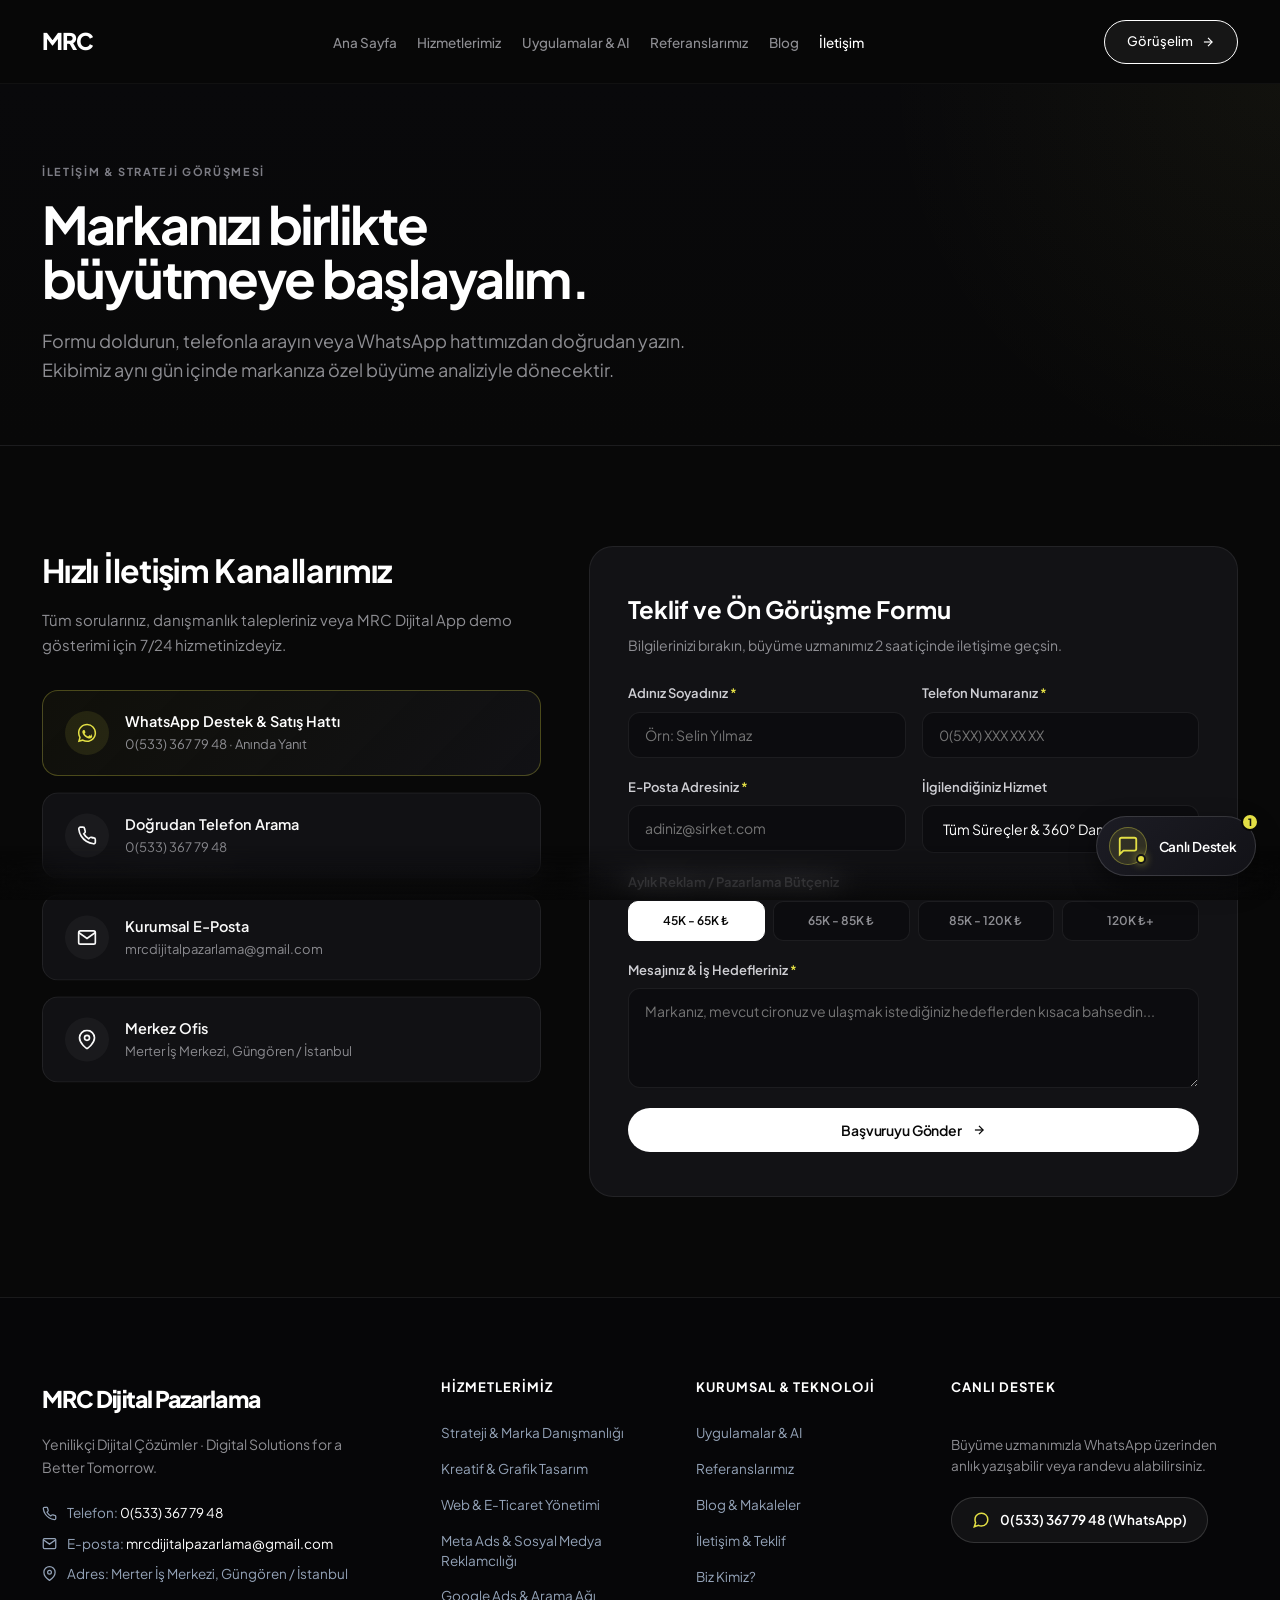
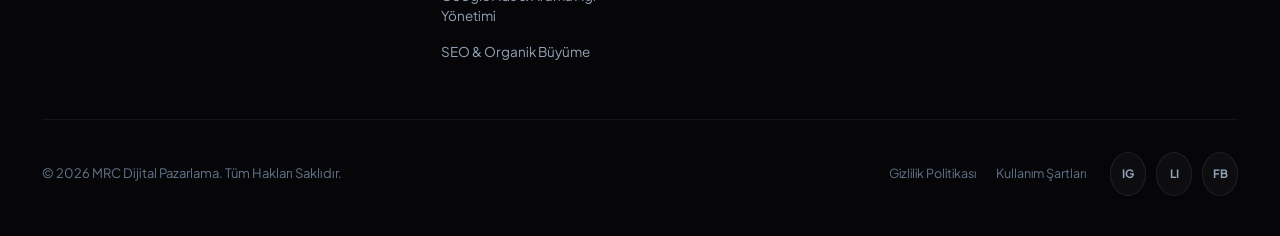
<file: iletisim.html>
<!DOCTYPE html>
<html lang="tr">
<head>
  <meta charset="UTF-8">
  <meta name="viewport" content="width=device-width, initial-scale=1.0">
  <title>İletişim & Teklif Alın | MRC Dijital Pazarlama</title>
  <meta name="description" content="MRC Dijital Pazarlama ile iletişime geçin. Merter İş Merkezi ofisimiz, telefon ve anlık WhatsApp destek hattımız.">
  <link rel="icon" href="https://cdn.qukasoft.com/f/412761/cG96WmFtNG0vcUp3ZUdFOVU1NG5hQT09/l/favicon-4091739-sw50sh50.webp">

  <!-- Google Fonts -->
  <link rel="preconnect" href="https://fonts.googleapis.com">
  <link rel="preconnect" href="https://fonts.gstatic.com" crossorigin>
  <link href="https://fonts.googleapis.com/css2?family=Plus+Jakarta+Sans:wght@300;400;500;600;700;800&family=Space+Grotesk:wght@500;600;700&display=swap" rel="stylesheet">

  <script type="module" crossorigin src="./assets/data-store-DvxqMFlW.js"></script>
  <script type="module" crossorigin src="./assets/chat-widget-ZRHPGb_K.js"></script>
  <link rel="stylesheet" crossorigin href="./assets/chat-widget-CwDZ1Vlp.css">
</head>
<body>

  <!-- Header -->
  <header class="site-header" id="header">
    <div class="header-container">
      <a href="./index.html" class="brand-logo">
        <span class="logo-text">MRC</span>
      </a>

      <nav class="nav-menu">
        <ul class="nav-list">
          <li><a href="./index.html" class="nav-link">Ana Sayfa</a></li>
          <li><a href="./hizmetler.html" class="nav-link">Hizmetlerimiz</a></li>
          <li><a href="./uygulamalar.html" class="nav-link">Uygulamalar & AI</a></li>
          <li><a href="./referanslar.html" class="nav-link">Referanslarımız</a></li>
          <li><a href="./blog.html" class="nav-link">Blog</a></li>
          <li><a href="./iletisim.html" class="nav-link active">İletişim</a></li>
        </ul>
      </nav>

      <div class="header-actions">
        <a href="./iletisim.html" class="btn-pill-outline active">
          <span>Görüşelim</span>
          <svg class="icon-arrow" width="14" height="14" viewBox="0 0 24 24" fill="none" stroke="currentColor" stroke-width="2">
            <line x1="5" y1="12" x2="19" y2="12"></line>
            <polyline points="12 5 19 12 12 19"></polyline>
          </svg>
        </a>

        <button type="button" class="mobile-toggle-btn" id="mobileToggleBtn" aria-label="Menüyü aç" aria-controls="mobileDrawer" aria-expanded="false">
          <span></span><span></span>
        </button>
      </div>
    </div>

    <!-- Mobile Drawer -->
    <div class="mobile-nav-drawer" id="mobileDrawer" aria-hidden="true">
      <ul class="mobile-nav-list">
        <li><a href="./index.html" class="mobile-nav-link">Ana Sayfa</a></li>
        <li><a href="./hizmetler.html" class="mobile-nav-link">Hizmetlerimiz</a></li>
        <li><a href="./uygulamalar.html" class="mobile-nav-link">Uygulamalar & AI</a></li>
        <li><a href="./referanslar.html" class="mobile-nav-link">Referanslarımız</a></li>
        <li><a href="./blog.html" class="mobile-nav-link">Blog</a></li>
        <li><a href="./iletisim.html" class="mobile-nav-link active">İletişim</a></li>
      </ul>
      <div class="mobile-drawer-footer">
        <a href="tel:+905333677948" class="btn-pill-solid w-full">0(533) 367 79 48</a>
      </div>
    </div>
  </header>

  <main>
    <!-- Subpage Banner -->
    <section class="subpage-hero">
      <div class="site-container">
        <span class="section-kicker" data-scroll-reveal>İLETİŞİM & STRATEJİ GÖRÜŞMESİ</span>
        <h1 class="subpage-title" data-scroll-title>
          Markanızı birlikte<br>
          büyütmeye başlayalım.
        </h1>
        <p class="subpage-lead" data-scroll-reveal>
          Formu doldurun, telefonla arayın veya WhatsApp hattımızdan doğrudan yazın. Ekibimiz aynı gün içinde markanıza özel büyüme analiziyle dönecektir.
        </p>
      </div>
    </section>

    <!-- Contact Grid Section -->
    <section class="section contact-main-section">
      <div class="site-container">
        <div class="contact-layout-grid">
          <!-- Left: Contact Details & Channels -->
          <div class="contact-info-col" data-scroll-card>
            <h2 class="contact-info-title">Hızlı İletişim Kanallarımız</h2>
            <p class="contact-info-desc">
              Tüm sorularınız, danışmanlık talepleriniz veya MRC Dijital App demo gösterimi için 7/24 hizmetinizdeyiz.
            </p>

            <div class="contact-cards-stack">
              <a href="https://api.whatsapp.com/send/?phone=905333677948&text=Merhaba,%20dijital%20pazarlama%20hizmetleriniz%20hakkında%20görüşmek%20istiyorum." target="_blank" rel="noopener" class="contact-channel-card highlight-whatsapp">
                <div class="channel-icon-circle whatsapp">
                  <svg width="22" height="22" viewBox="0 0 24 24" fill="currentColor">
                    <path d="M12.04 2c-5.46 0-9.91 4.45-9.91 9.91 0 1.75.46 3.45 1.32 4.95L2.05 22l5.25-1.38c1.45.79 3.08 1.21 4.74 1.21 5.46 0 9.91-4.45 9.91-9.91 0-2.65-1.03-5.14-2.9-7.01A9.816 9.816 0 0 0 12.04 2m.01 1.67c2.2 0 4.26.86 5.82 2.42a8.196 8.196 0 0 1 2.41 5.83c0 4.54-3.7 8.24-8.24 8.24-1.48 0-2.93-.4-4.2-1.15l-.3-.18-3.12.82.83-3.04-.2-.31a8.19 8.19 0 0 1-1.26-4.38c0-4.54 3.7-8.24 8.24-8.24m4.52 11.66c-.25-.13-1.47-.72-1.7-.81-.23-.08-.39-.13-.56.13-.17.25-.64.81-.79.97-.14.17-.29.19-.54.06-.25-.13-1.06-.39-2.02-1.25-.75-.67-1.26-1.5-1.4-1.75-.15-.25-.02-.39.11-.51.11-.11.25-.29.37-.44.13-.14.17-.25.25-.42.08-.17.04-.31-.02-.44-.06-.13-.56-1.35-.77-1.85-.2-.49-.41-.42-.56-.43h-.48c-.17 0-.44.06-.67.31-.23.25-.88.86-.88 2.1 0 1.24.9 2.44 1.03 2.61.13.17 1.77 2.71 4.3 3.8.6.26 1.07.42 1.44.54.61.19 1.16.17 1.6.1 1.48-.22 2.38-1.52 2.38-2.61 0-1.1-.9-2.18-1.02-2.31"/>
                  </svg>
                </div>
                <div>
                  <div class="channel-title">WhatsApp Destek & Satış Hattı</div>
                  <div class="channel-val">0(533) 367 79 48 · Anında Yanıt</div>
                </div>
              </a>

              <a href="tel:+905333677948" class="contact-channel-card">
                <div class="channel-icon-circle">
                  <svg width="20" height="20" viewBox="0 0 24 24" fill="none" stroke="currentColor" stroke-width="2">
                    <path d="M22 16.92v3a2 2 0 0 1-2.18 2 19.79 19.79 0 0 1-8.63-3.07 19.5 19.5 0 0 1-6-6 19.79 19.79 0 0 1-3.07-8.67A2 2 0 0 1 4.11 2h3a2 2 0 0 1 2 1.72 12.84 12.84 0 0 0 .7 2.81 2 2 0 0 1-.45 2.11L8.09 9.91a16 16 0 0 0 6 6l1.27-1.27a2 2 0 0 1 2.11-.45 12.84 12.84 0 0 0 2.81.7A2 2 0 0 1 22 16.92z"></path>
                  </svg>
                </div>
                <div>
                  <div class="channel-title">Doğrudan Telefon Arama</div>
                  <div class="channel-val">0(533) 367 79 48</div>
                </div>
              </a>

              <a href="mailto:mrcdijitalpazarlama@gmail.com" class="contact-channel-card">
                <div class="channel-icon-circle">
                  <svg width="20" height="20" viewBox="0 0 24 24" fill="none" stroke="currentColor" stroke-width="2">
                    <path d="M4 4h16c1.1 0 2 .9 2 2v12c0 1.1-.9 2-2 2H4c-1.1 0-2-.9-2-2V6c0-1.1.9-2 2-2z"></path>
                    <polyline points="22,6 12,13 2,6"></polyline>
                  </svg>
                </div>
                <div>
                  <div class="channel-title">Kurumsal E-Posta</div>
                  <div class="channel-val">mrcdijitalpazarlama@gmail.com</div>
                </div>
              </a>

              <div class="contact-channel-card">
                <div class="channel-icon-circle">
                  <svg width="20" height="20" viewBox="0 0 24 24" fill="none" stroke="currentColor" stroke-width="2">
                    <path d="M21 10c0 7-9 13-9 13s-9-6-9-13a9 9 0 0 1 18 0z"></path>
                    <circle cx="12" cy="10" r="3"></circle>
                  </svg>
                </div>
                <div>
                  <div class="channel-title">Merkez Ofis</div>
                  <div class="channel-val">Merter İş Merkezi, Güngören / İstanbul</div>
                </div>
              </div>
            </div>
          </div>

          <!-- Right: Interactive Quote & Inquiry Form -->
          <div class="contact-form-col" data-scroll-card>
            <div class="form-container-card">
              <h3 class="form-card-title">Teklif ve Ön Görüşme Formu</h3>
              <p class="form-card-sub">Bilgilerinizi bırakın, büyüme uzmanımız 2 saat içinde iletişime geçsin.</p>

              <form id="contactForm" class="mrc-interactive-form">
                <div class="form-row-2">
                  <div class="form-field">
                    <label for="formName">Adınız Soyadınız <span class="req">*</span></label>
                    <input type="text" id="formName" required placeholder="Örn: Selin Yılmaz">
                  </div>
                  <div class="form-field">
                    <label for="formPhone">Telefon Numaranız <span class="req">*</span></label>
                    <input type="tel" id="formPhone" required placeholder="0(5XX) XXX XX XX">
                  </div>
                </div>

                <div class="form-row-2">
                  <div class="form-field">
                    <label for="formEmail">E-Posta Adresiniz <span class="req">*</span></label>
                    <input type="email" id="formEmail" required placeholder="adiniz@sirket.com">
                  </div>
                  <div class="form-field">
                    <label for="formService">İlgilendiğiniz Hizmet</label>
                    <select id="formService">
                      <option value="Tüm Süreçler & 360° Danışmanlık">Tüm Süreçler & 360° Danışmanlık</option>
                      <option value="MRC Dijital App (WhatsApp Otomasyonu)">MRC Dijital App (WhatsApp Otomasyonu)</option>
                      <option value="Meta Ads (Instagram & Facebook Reklamları)">Meta Ads (Instagram & Facebook)</option>
                      <option value="Google Ads & Arama Ağı">Google Ads & Arama Ağı</option>
                      <option value="SEO & Organik Büyüme">SEO & Organik Büyüme</option>
                      <option value="E-Ticaret Web Sitesi Kurulumu">E-Ticaret Web Sitesi Kurulumu</option>
                    </select>
                  </div>
                </div>

                <div class="form-field">
                  <label>Aylık Reklam / Pazarlama Bütçeniz</label>
                  <div class="budget-selector">
                    <label class="budget-pill">
                      <input type="radio" name="budget" value="45.000₺ - 65.000₺" checked>
                      <span>45K - 65K ₺</span>
                    </label>
                    <label class="budget-pill">
                      <input type="radio" name="budget" value="65.000₺ - 85.000₺">
                      <span>65K - 85K ₺</span>
                    </label>
                    <label class="budget-pill">
                      <input type="radio" name="budget" value="85.000₺ - 120.000₺">
                      <span>85K - 120K ₺</span>
                    </label>
                    <label class="budget-pill">
                      <input type="radio" name="budget" value="120.000₺+">
                      <span>120K ₺+</span>
                    </label>
                  </div>
                </div>

                <div class="form-field">
                  <label for="formMessage">Mesajınız & İş Hedefleriniz <span class="req">*</span></label>
                  <textarea id="formMessage" rows="4" required placeholder="Markanız, mevcut cironuz ve ulaşmak istediğiniz hedeflerden kısaca bahsedin..."></textarea>
                </div>

                <button type="submit" class="btn-pill-solid w-full" id="formSubmitBtn">
                  <span>Başvuruyu Gönder</span>
                  <svg class="icon-arrow" width="14" height="14" viewBox="0 0 24 24" fill="none" stroke="currentColor" stroke-width="2.2">
                    <line x1="5" y1="12" x2="19" y2="12"></line>
                    <polyline points="12 5 19 12 12 19"></polyline>
                  </svg>
                </button>

                <div class="form-alert-msg" id="formAlertMsg"></div>
              </form>
            </div>
          </div>
        </div>
      </div>
    </section>
  </main>

  <!-- Footer -->
  <footer class="site-footer">
    <div class="site-container">
      <div class="footer-top-row">
        <div class="footer-brand">
          <div class="footer-logo">MRC</div>
          <p class="footer-tagline">Yenilikçi Dijital Çözümler · Digital Solutions for a Better Tomorrow.</p>
        </div>

        <ul class="footer-nav">
          <li><a href="./index.html">Ana Sayfa</a></li>
          <li><a href="./hizmetler.html">Hizmetlerimiz</a></li>
          <li><a href="./referanslar.html">Referanslar</a></li>
          <li><a href="./blog.html">Blog</a></li>
          <li><a href="./iletisim.html">İletişim</a></li>
        </ul>

        <div class="footer-socials">
          <a href="mailto:mrcdijitalpazarlama@gmail.com" class="social-icon" aria-label="E-Posta">
            <svg width="15" height="15" viewBox="0 0 24 24" fill="none" stroke="currentColor" stroke-width="2">
              <path d="M4 4h16c1.1 0 2 .9 2 2v12c0 1.1-.9 2-2 2H4c-1.1 0-2-.9-2-2V6c0-1.1.9-2 2-2z"></path>
              <polyline points="22,6 12,13 2,6"></polyline>
            </svg>
          </a>
          <a href="https://api.whatsapp.com/send/?phone=905333677948" target="_blank" rel="noopener" class="social-icon" aria-label="WhatsApp">
            <svg width="15" height="15" viewBox="0 0 24 24" fill="currentColor">
              <path d="M12.04 2c-5.46 0-9.91 4.45-9.91 9.91 0 1.75.46 3.45 1.32 4.95L2.05 22l5.25-1.38c1.45.79 3.08 1.21 4.74 1.21 5.46 0 9.91-4.45 9.91-9.91 0-2.65-1.03-5.14-2.9-7.01A9.816 9.816 0 0 0 12.04 2m.01 1.67c2.2 0 4.26.86 5.82 2.42a8.196 8.196 0 0 1 2.41 5.83c0 4.54-3.7 8.24-8.24 8.24-1.48 0-2.93-.4-4.2-1.15l-.3-.18-3.12.82.83-3.04-.2-.31a8.19 8.19 0 0 1-1.26-4.38c0-4.54 3.7-8.24 8.24-8.24m4.52 11.66c-.25-.13-1.47-.72-1.7-.81-.23-.08-.39-.13-.56.13-.17.25-.64.81-.79.97-.14.17-.29.19-.54.06-.25-.13-1.06-.39-2.02-1.25-.75-.67-1.26-1.5-1.4-1.75-.15-.25-.02-.39.11-.51.11-.11.25-.29.37-.44.13-.14.17-.25.25-.42.08-.17.04-.31-.02-.44-.06-.13-.56-1.35-.77-1.85-.2-.49-.41-.42-.56-.43h-.48c-.17 0-.44.06-.67.31-.23.25-.88.86-.88 2.1 0 1.24.9 2.44 1.03 2.61.13.17 1.77 2.71 4.3 3.8.6.26 1.07.42 1.44.54.61.19 1.16.17 1.6.1 1.48-.22 2.38-1.52 2.38-2.61 0-1.1-.9-2.18-1.02-2.31"/>
            </svg>
          </a>
        </div>
      </div>

      <div class="footer-bottom-row">
        <div class="footer-copyright">
          © 2026 MRC Dijital Pazarlama. Tüm Hakları Saklıdır.
        </div>
        <div class="footer-legal">
          <a href="./sayfa.html?s=gizlilik-politikasi">Gizlilik Politikası</a>
          <a href="./sayfa.html?s=kullanim-kosullari">Kullanım Koşulları</a>
          <a href="./sayfa.html?s=kvkk-aydinlatma">KVKK Aydınlatma</a>
        </div>
      </div>
    </div>
  </footer>

</body>
</html>
</file>
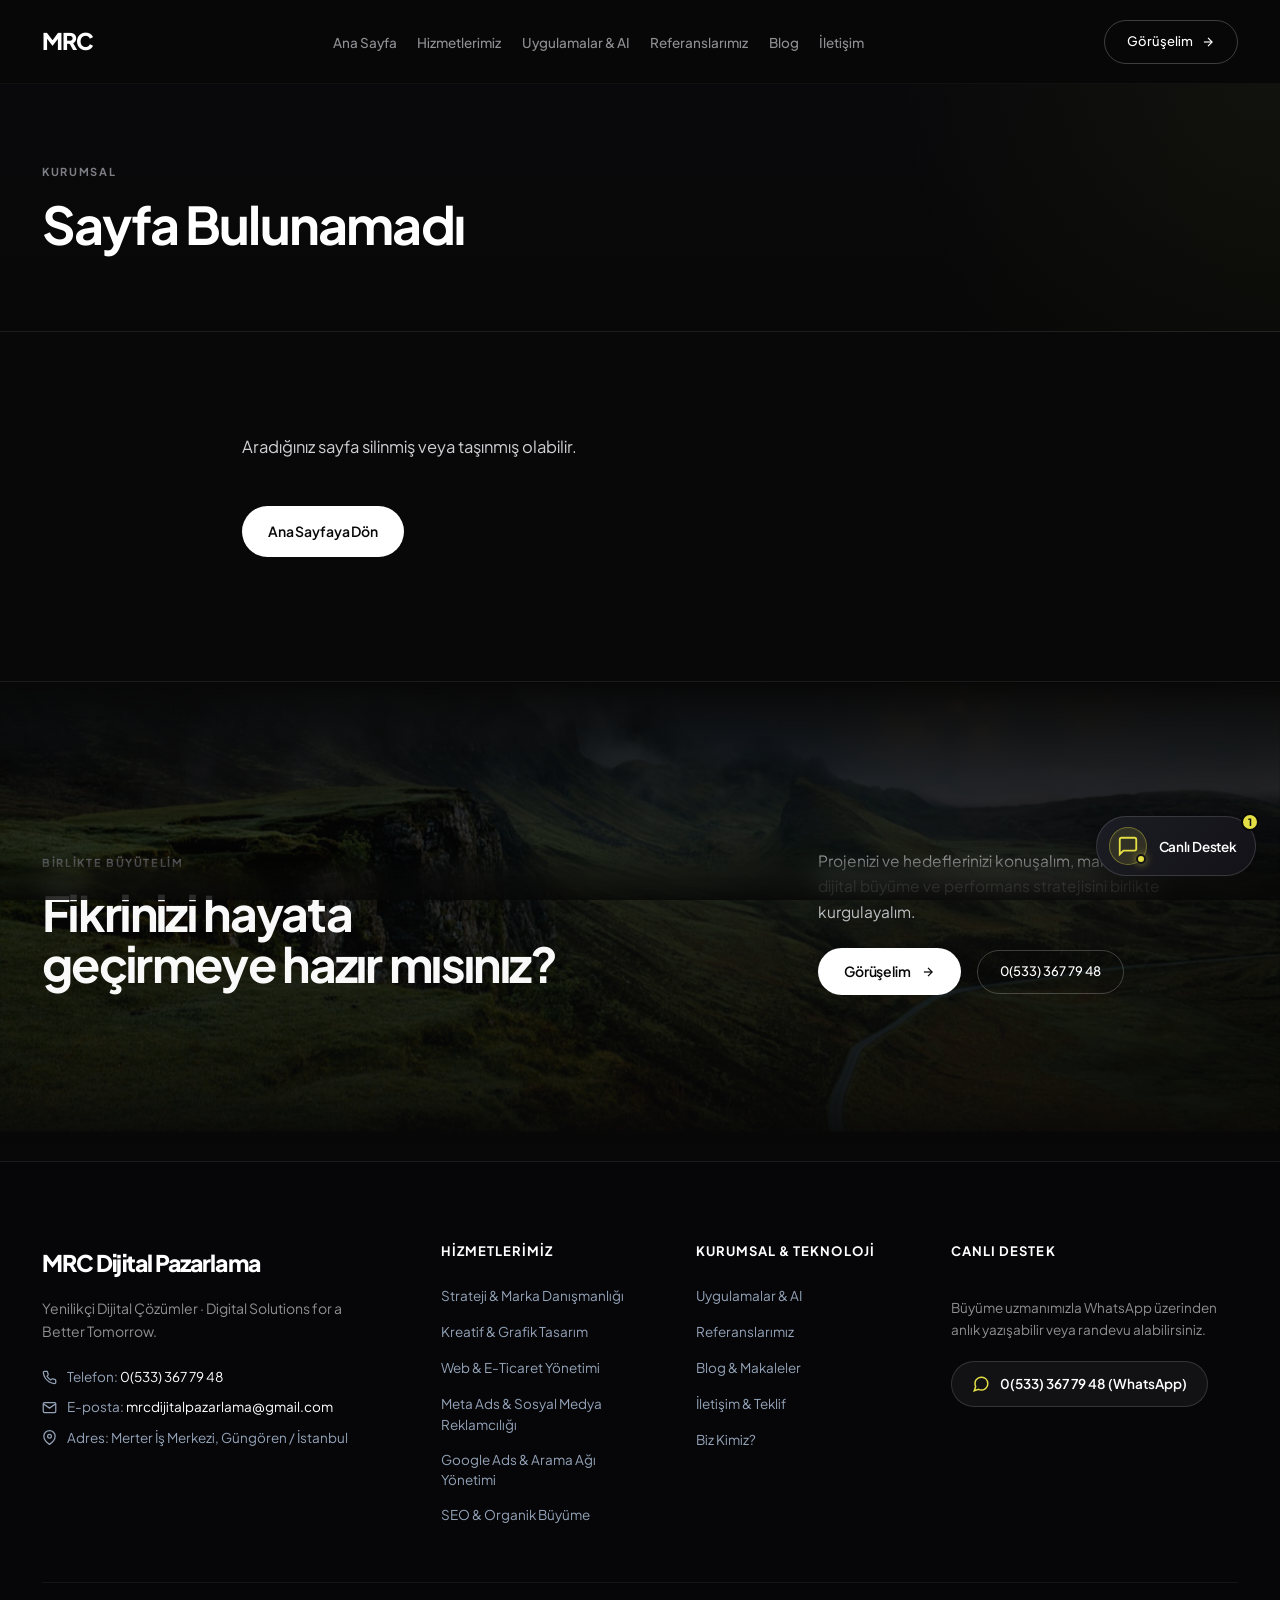
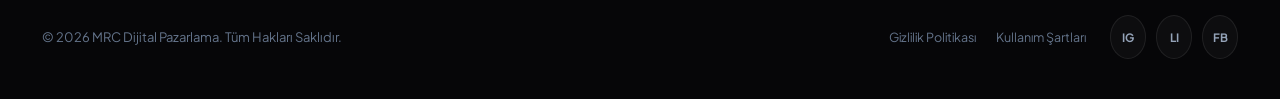
<file: sayfa.html>
<!DOCTYPE html>
<html lang="tr">
<head>
  <meta charset="UTF-8">
  <meta name="viewport" content="width=device-width, initial-scale=1.0">
  <title>Sayfa | MRC Dijital Pazarlama</title>
  <meta name="description" content="MRC Dijital Pazarlama kurumsal bilgilendirme sayfası.">
  <link rel="icon" href="https://cdn.qukasoft.com/f/412761/cG96WmFtNG0vcUp3ZUdFOVU1NG5hQT09/l/favicon-4091739-sw50sh50.webp">

  <!-- Google Fonts -->
  <link rel="preconnect" href="https://fonts.googleapis.com">
  <link rel="preconnect" href="https://fonts.gstatic.com" crossorigin>
  <link href="https://fonts.googleapis.com/css2?family=Plus+Jakarta+Sans:wght@300;400;500;600;700;800&family=Space+Grotesk:wght@500;600;700&display=swap" rel="stylesheet">

  <script type="module" crossorigin src="./assets/data-store-DvxqMFlW.js"></script>
  <script type="module" crossorigin src="./assets/chat-widget-ZRHPGb_K.js"></script>
  <link rel="stylesheet" crossorigin href="./assets/chat-widget-CwDZ1Vlp.css">
</head>
<body>

  <!-- Header -->
  <header class="site-header" id="header">
    <div class="header-container">
      <a href="./index.html" class="brand-logo">
        <span class="logo-text">MRC</span>
      </a>

      <nav class="nav-menu">
        <ul class="nav-list">
          <li><a href="./index.html" class="nav-link">Ana Sayfa</a></li>
          <li><a href="./hizmetler.html" class="nav-link">Hizmetlerimiz</a></li>
          <li><a href="./uygulamalar.html" class="nav-link">Uygulamalar & AI</a></li>
          <li><a href="./referanslar.html" class="nav-link">Referanslarımız</a></li>
          <li><a href="./blog.html" class="nav-link">Blog</a></li>
          <li><a href="./iletisim.html" class="nav-link">İletişim</a></li>
        </ul>
      </nav>

      <div class="header-actions">
        <a href="./iletisim.html" class="btn-pill-outline">
          <span>Görüşelim</span>
          <svg class="icon-arrow" width="14" height="14" viewBox="0 0 24 24" fill="none" stroke="currentColor" stroke-width="2">
            <line x1="5" y1="12" x2="19" y2="12"></line>
            <polyline points="12 5 19 12 12 19"></polyline>
          </svg>
        </a>

        <button type="button" class="mobile-toggle-btn" id="mobileToggleBtn" aria-label="Menüyü aç" aria-controls="mobileDrawer" aria-expanded="false">
          <span></span><span></span>
        </button>
      </div>
    </div>

    <!-- Mobile Drawer -->
    <div class="mobile-nav-drawer" id="mobileDrawer" aria-hidden="true">
      <ul class="mobile-nav-list">
        <li><a href="./index.html" class="mobile-nav-link">Ana Sayfa</a></li>
        <li><a href="./hizmetler.html" class="mobile-nav-link">Hizmetlerimiz</a></li>
        <li><a href="./uygulamalar.html" class="mobile-nav-link">Uygulamalar & AI</a></li>
        <li><a href="./referanslar.html" class="mobile-nav-link">Referanslarımız</a></li>
        <li><a href="./blog.html" class="mobile-nav-link">Blog</a></li>
        <li><a href="./iletisim.html" class="mobile-nav-link">İletişim</a></li>
      </ul>
      <div class="mobile-drawer-footer">
        <a href="tel:+905333677948" class="btn-pill-solid w-full">0(533) 367 79 48</a>
      </div>
    </div>
  </header>

  <main>
    <section class="subpage-hero">
      <div class="site-container">
        <span class="section-kicker" id="customPageKicker">KURUMSAL</span>
        <h1 class="subpage-title" id="customPageTitle">Sayfa Yükleniyor...</h1>
      </div>
    </section>

    <section class="section custom-page-content-section">
      <div class="site-container narrow">
        <div class="article-body-content" id="customPageBody">
          <!-- Content rendered dynamically from DataStore -->
        </div>
      </div>
    </section>

    <!-- Big CTA -->
    <section class="cta-section">
      <div class="cta-background-container">
        <img src="./assets/cta_sayfa-l5GEcMH-.jpg" alt="Monochrome Koyu Dağ Ufuk Çizgisi" class="cta-bg-img" loading="lazy">
        <div class="cta-gradient-overlay"></div>
      </div>

      <div class="site-container cta-content-wrapper">
        <div class="cta-left">
          <span class="section-kicker">BİRLİKTE BÜYÜTELİM</span>
          <h2 class="cta-title">
            Fikrinizi hayata<br>
            geçirmeye hazır mısınız?
          </h2>
        </div>

        <div class="cta-right">
          <p class="cta-text">
            Projenizi ve hedeflerinizi konuşalım, markanız için en doğru dijital büyüme ve performans stratejisini birlikte kurgulayalım.
          </p>
          <div class="cta-buttons">
            <a href="./iletisim.html" class="btn-pill-solid">
              <span>Görüşelim</span>
              <svg class="icon-arrow" width="14" height="14" viewBox="0 0 24 24" fill="none" stroke="currentColor" stroke-width="2.2">
                <line x1="5" y1="12" x2="19" y2="12"></line>
                <polyline points="12 5 19 12 12 19"></polyline>
              </svg>
            </a>
            <a href="tel:+905333677948" class="btn-pill-outline">
              <span>0(533) 367 79 48</span>
            </a>
          </div>
        </div>
      </div>
    </section>
  </main>

  <!-- Footer -->
  <footer class="site-footer">
    <div class="site-container">
      <div class="footer-top-row">
        <div class="footer-brand">
          <div class="footer-logo">MRC</div>
          <p class="footer-tagline">Yenilikçi Dijital Çözümler · Digital Solutions for a Better Tomorrow.</p>
        </div>

        <ul class="footer-nav">
          <li><a href="./index.html">Ana Sayfa</a></li>
          <li><a href="./hizmetler.html">Hizmetlerimiz</a></li>
          <li><a href="./referanslar.html">Referanslar</a></li>
          <li><a href="./blog.html">Blog</a></li>
          <li><a href="./iletisim.html">İletişim</a></li>
        </ul>

        <div class="footer-socials">
          <a href="mailto:mrcdijitalpazarlama@gmail.com" class="social-icon" aria-label="E-Posta">
            <svg width="15" height="15" viewBox="0 0 24 24" fill="none" stroke="currentColor" stroke-width="2">
              <path d="M4 4h16c1.1 0 2 .9 2 2v12c0 1.1-.9 2-2 2H4c-1.1 0-2-.9-2-2V6c0-1.1.9-2 2-2z"></path>
              <polyline points="22,6 12,13 2,6"></polyline>
            </svg>
          </a>
          <a href="https://api.whatsapp.com/send/?phone=905333677948" target="_blank" rel="noopener" class="social-icon" aria-label="WhatsApp">
            <svg width="15" height="15" viewBox="0 0 24 24" fill="currentColor">
              <path d="M12.04 2c-5.46 0-9.91 4.45-9.91 9.91 0 1.75.46 3.45 1.32 4.95L2.05 22l5.25-1.38c1.45.79 3.08 1.21 4.74 1.21 5.46 0 9.91-4.45 9.91-9.91 0-2.65-1.03-5.14-2.9-7.01A9.816 9.816 0 0 0 12.04 2m.01 1.67c2.2 0 4.26.86 5.82 2.42a8.196 8.196 0 0 1 2.41 5.83c0 4.54-3.7 8.24-8.24 8.24-1.48 0-2.93-.4-4.2-1.15l-.3-.18-3.12.82.83-3.04-.2-.31a8.19 8.19 0 0 1-1.26-4.38c0-4.54 3.7-8.24 8.24-8.24m4.52 11.66c-.25-.13-1.47-.72-1.7-.81-.23-.08-.39-.13-.56.13-.17.25-.64.81-.79.97-.14.17-.29.19-.54.06-.25-.13-1.06-.39-2.02-1.25-.75-.67-1.26-1.5-1.4-1.75-.15-.25-.02-.39.11-.51.11-.11.25-.29.37-.44.13-.14.17-.25.25-.42.08-.17.04-.31-.02-.44-.06-.13-.56-1.35-.77-1.85-.2-.49-.41-.42-.56-.43h-.48c-.17 0-.44.06-.67.31-.23.25-.88.86-.88 2.1 0 1.24.9 2.44 1.03 2.61.13.17 1.77 2.71 4.3 3.8.6.26 1.07.42 1.44.54.61.19 1.16.17 1.6.1 1.48-.22 2.38-1.52 2.38-2.61 0-1.1-.9-2.18-1.02-2.31"/>
            </svg>
          </a>
        </div>
      </div>

      <div class="footer-bottom-row">
        <div class="footer-copyright">
          © 2026 MRC Dijital Pazarlama. Tüm Hakları Saklıdır.
        </div>
        <div class="footer-legal">
          <a href="./sayfa.html?s=gizlilik-politikasi">Gizlilik Politikası</a>
          <a href="./sayfa.html?s=kullanim-kosullari">Kullanım Koşulları</a>
          <a href="./sayfa.html?s=kvkk-aydinlatma">KVKK Aydınlatma</a>
        </div>
      </div>
    </div>
  </footer>

</body>
</html>
</file>
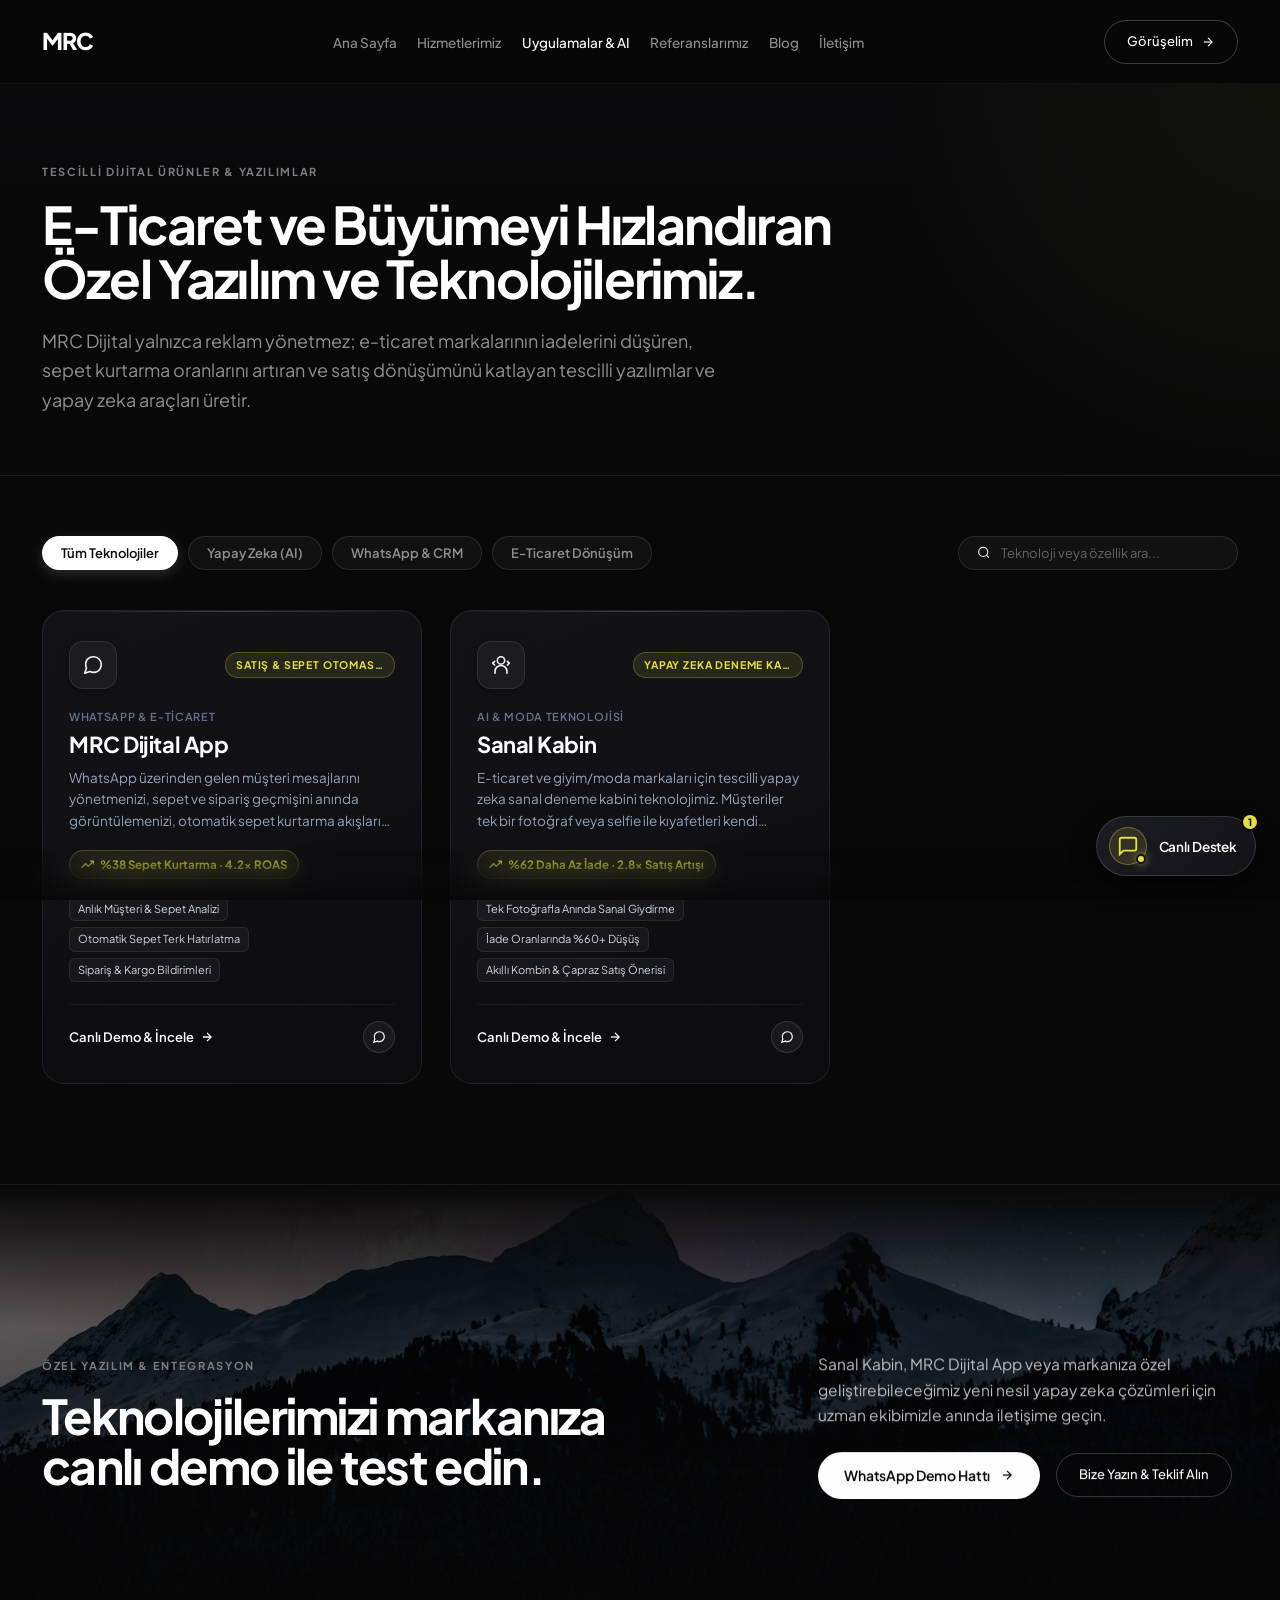
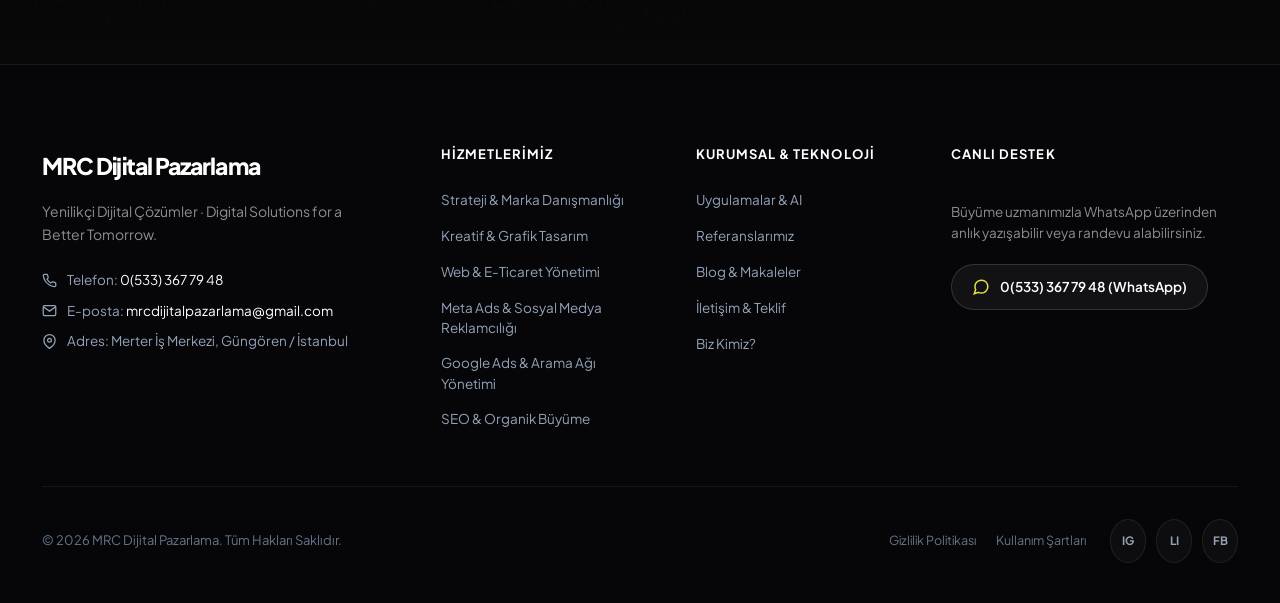
<file: uygulamalar.html>
<!DOCTYPE html>
<html lang="tr">
<head>
  <meta charset="UTF-8">
  <meta name="viewport" content="width=device-width, initial-scale=1.0">
  <title>Tescilli Uygulamalarımız & Teknolojiler | MRC Dijital Pazarlama</title>
  <meta name="description" content="MRC Dijital App WhatsApp Satış Otomasyonu, Sanal Kabin AI Deneme Kabini ve markanızın cirosunu katlayan tescilli dijital yazılımlarımız.">
  <link rel="icon" href="https://cdn.qukasoft.com/f/412761/cG96WmFtNG0vcUp3ZUdFOVU1NG5hQT09/l/favicon-4091739-sw50sh50.webp">

  <!-- Google Fonts -->
  <link rel="preconnect" href="https://fonts.googleapis.com">
  <link rel="preconnect" href="https://fonts.gstatic.com" crossorigin>
  <link href="https://fonts.googleapis.com/css2?family=Plus+Jakarta+Sans:wght@300;400;500;600;700;800&family=Space+Grotesk:wght@500;600;700&display=swap" rel="stylesheet">

  <script type="module" crossorigin src="./assets/data-store-DvxqMFlW.js"></script>
  <script type="module" crossorigin src="./assets/chat-widget-ZRHPGb_K.js"></script>
  <link rel="stylesheet" crossorigin href="./assets/chat-widget-CwDZ1Vlp.css">
</head>
<body>

  <!-- Header -->
  <header class="site-header" id="header">
    <div class="header-container">
      <a href="./index.html" class="brand-logo" aria-label="MRC Dijital Pazarlama Ana Sayfa">
        <span class="logo-text">MRC</span>
      </a>

      <nav class="nav-menu" aria-label="Ana Menü">
        <ul class="nav-list" id="mainNavList">
          <li><a href="./index.html" class="nav-link">Ana Sayfa</a></li>
          <li><a href="./hizmetler.html" class="nav-link">Hizmetlerimiz</a></li>
          <li><a href="./uygulamalar.html" class="nav-link active">Uygulamalar & AI</a></li>
          <li><a href="./referanslar.html" class="nav-link">Referanslarımız</a></li>
          <li><a href="./blog.html" class="nav-link">Blog</a></li>
          <li><a href="./iletisim.html" class="nav-link">İletişim</a></li>
        </ul>
      </nav>

      <div class="header-actions">
        <a href="./iletisim.html" class="btn-pill-outline" id="headerCtaBtn">
          <span>Görüşelim</span>
          <svg class="icon-arrow" width="14" height="14" viewBox="0 0 24 24" fill="none" stroke="currentColor" stroke-width="2">
            <line x1="5" y1="12" x2="19" y2="12"></line>
            <polyline points="12 5 19 12 12 19"></polyline>
          </svg>
        </a>

        <button type="button" class="mobile-toggle-btn" id="mobileToggleBtn" aria-label="Menüyü aç" aria-controls="mobileDrawer" aria-expanded="false">
          <span></span><span></span>
        </button>
      </div>
    </div>

    <!-- Mobile Drawer -->
    <div class="mobile-nav-drawer" id="mobileDrawer" aria-hidden="true">
      <ul class="mobile-nav-list" id="mobileNavList">
        <li><a href="./index.html" class="mobile-nav-link">Ana Sayfa</a></li>
        <li><a href="./hizmetler.html" class="mobile-nav-link">Hizmetlerimiz</a></li>
        <li><a href="./uygulamalar.html" class="mobile-nav-link active">Uygulamalar & AI</a></li>
        <li><a href="./referanslar.html" class="mobile-nav-link">Referanslarımız</a></li>
        <li><a href="./blog.html" class="mobile-nav-link">Blog</a></li>
        <li><a href="./iletisim.html" class="mobile-nav-link">İletişim</a></li>
      </ul>
      <div class="mobile-drawer-footer">
        <a href="tel:+905333677948" class="btn-pill-solid w-full">0(533) 367 79 48</a>
      </div>
    </div>
  </header>

  <main>
    <!-- Hero Banner -->
    <section class="subpage-hero">
      <div class="site-container">
        <span class="section-kicker" data-scroll-reveal>TESCİLLİ DİJİTAL ÜRÜNLER & YAZILIMLAR</span>
        <h1 class="subpage-title" data-scroll-title>
          E-Ticaret ve Büyümeyi Hızlandıran<br>
          Özel Yazılım ve Teknolojilerimiz.
        </h1>
        <p class="subpage-lead" data-scroll-reveal>
          MRC Dijital yalnızca reklam yönetmez; e-ticaret markalarının iadelerini düşüren, sepet kurtarma oranlarını artıran ve satış dönüşümünü katlayan tescilli yazılımlar ve yapay zeka araçları üretir.
        </p>
      </div>
    </section>

    <!-- Apps Full Dynamic Showcase Container -->
    <section class="section apps-full-showcase-section" style="padding: 60px 0 100px 0;">
      <div class="site-container">
        <!-- Controls Bar: Category Filters & Search -->
        <div class="apps-controls-bar">
          <div class="apps-filter-bar" id="appsFilterBar">
            <button class="apps-filter-btn active" data-cat="all">Tüm Teknolojiler</button>
            <button class="apps-filter-btn" data-cat="ai">Yapay Zeka (AI)</button>
            <button class="apps-filter-btn" data-cat="whatsapp">WhatsApp & CRM</button>
            <button class="apps-filter-btn" data-cat="eticaret">E-Ticaret Dönüşüm</button>
          </div>
          <div class="apps-search-box">
            <svg width="15" height="15" viewBox="0 0 24 24" fill="none" stroke="currentColor" stroke-width="2"><circle cx="11" cy="11" r="8"/><line x1="21" y1="21" x2="16.65" y2="16.65"/></svg>
            <input type="text" id="appsSearchInput" placeholder="Teknoloji veya özellik ara...">
          </div>
        </div>

        <!-- Minimalist Cards Grid -->
        <div class="apps-minimal-grid" id="appsFullListContainer">
          <!-- Dynamically populated via main.js using DataStore.getApps() -->
        </div>
      </div>
    </section>

    <!-- Big Panoramic CTA Section -->
    <section class="cta-section">
      <div class="cta-background-container">
        <img src="./assets/cta_uygulamalar-DAE2DTSv.jpg" alt="Monochrome Gece Dağ ve Yıldızlar Silüeti" class="cta-bg-img" loading="lazy">
        <div class="cta-gradient-overlay"></div>
      </div>

      <div class="site-container cta-content-wrapper">
        <div class="cta-left">
          <span class="section-kicker" data-scroll-reveal>ÖZEL YAZILIM & ENTEGRASYON</span>
          <h2 class="cta-title" data-scroll-title>
            Teknolojilerimizi markanıza<br>
            canlı demo ile test edin.
          </h2>
        </div>

        <div class="cta-right" data-scroll-reveal>
          <p class="cta-text">
            Sanal Kabin, MRC Dijital App veya markanıza özel geliştirebileceğimiz yeni nesil yapay zeka çözümleri için uzman ekibimizle anında iletişime geçin.
          </p>
          <div class="cta-buttons">
            <a href="https://api.whatsapp.com/send/?phone=905333677948&text=Merhaba,%20MRC%20uygulamaları%20ve%20teknolojileri%20hakkında%20demo%20talep%20ediyorum." target="_blank" rel="noopener" class="btn-pill-solid">
              <span>WhatsApp Demo Hattı</span>
              <svg class="icon-arrow" width="14" height="14" viewBox="0 0 24 24" fill="none" stroke="currentColor" stroke-width="2.2">
                <line x1="5" y1="12" x2="19" y2="12"></line>
                <polyline points="12 5 19 12 12 19"></polyline>
              </svg>
            </a>
            <a href="./iletisim.html" class="btn-pill-outline">
              <span>Bize Yazın & Teklif Alın</span>
            </a>
          </div>
        </div>
      </div>
    </section>
  </main>

  <!-- Footer -->
  <footer class="site-footer">
    <div class="site-container">
      <div class="footer-grid">
        <div class="footer-brand-col">
          <a href="./index.html" class="footer-logo">
            <span class="logo-text">MRC</span>
          </a>
          <p class="footer-tagline">
            Yenilikçi Dijital Çözümler · Digital Solutions for a Better Tomorrow.
          </p>
          <div class="footer-contact-info">
            <p><strong>Telefon:</strong> <a href="tel:+905333677948">0(533) 367 79 48</a></p>
            <p><strong>E-posta:</strong> <a href="mailto:mrcdijitalpazarlama@gmail.com">mrcdijitalpazarlama@gmail.com</a></p>
            <p><strong>Adres:</strong> Merter İş Merkezi, Güngören / İstanbul</p>
          </div>
        </div>

        <div class="footer-links-col">
          <h4 class="footer-col-title">Teknolojiler</h4>
          <ul class="footer-links">
            <li><a href="./uygulamalar.html#app_mrc">MRC Dijital App (WhatsApp)</a></li>
            <li><a href="./uygulamalar.html#app_sanal_kabin">Sanal Kabin (AI Deneme)</a></li>
            <li><a href="./hizmetler.html">Hizmetlerimiz</a></li>
            <li><a href="./referanslar.html">Müşteri Başarıları</a></li>
          </ul>
        </div>

        <div class="footer-links-col">
          <h4 class="footer-col-title">Kurumsal</h4>
          <ul class="footer-links">
            <li><a href="./index.html">Ana Sayfa</a></li>
            <li><a href="./blog.html">Blog & Analizler</a></li>
            <li><a href="./iletisim.html">İletişim & Teklif</a></li>
            <li><a href="./sayfa.html?slug=hakkimizda">Hakkımızda</a></li>
          </ul>
        </div>

        <div class="footer-newsletter-col">
          <h4 class="footer-col-title">Canlı Destek & İletişim</h4>
          <p class="footer-newsletter-text">
            Projeleriniz için hızlıca dönüş almak veya demo talebinde bulunmak için WhatsApp destek hattımıza doğrudan yazabilirsiniz.
          </p>
          <a href="https://api.whatsapp.com/send/?phone=905333677948" target="_blank" rel="noopener" class="btn-pill-solid btn-sm" style="display: inline-flex; margin-top: 10px;">
            <span>0(533) 367 79 48 (WhatsApp)</span>
          </a>
        </div>
      </div>

      <div class="footer-bottom">
        <p class="footer-copy">© 2026 MRC Dijital Pazarlama. Tüm Hakları Saklıdır.</p>
        <div class="footer-social-links">
          <a href="https://instagram.com" target="_blank" rel="noopener" aria-label="Instagram">IG</a>
          <a href="https://linkedin.com" target="_blank" rel="noopener" aria-label="LinkedIn">LI</a>
          <a href="https://facebook.com" target="_blank" rel="noopener" aria-label="Facebook">FB</a>
        </div>
      </div>
    </div>
  </footer>

</body>
</html>
</file>
<file: assets/chat-widget-CwDZ1Vlp.css>
:root{--bg-black:#080808;--bg-surface:#0e0e11;--bg-card:#121215;--bg-card-hover:#16161a;--border-subtle:#ffffff14;--border-card:#ffffff12;--border-hover:#ffffff38;--text-pure:#fff;--text-primary:#f2f2f5;--text-muted:#8e8e93;--text-dim:#636369;--text-kicker:#7d7d85;--accent-yellow:#e3df45;--accent-whatsapp:#e3df45;--font-main:"Plus Jakarta Sans", -apple-system, BlinkMacSystemFont, "Segoe UI", Roboto, sans-serif;--font-mono:"Space Grotesk", monospace;--container-max:1260px;--container-pad:32px;--header-height:84px}*,:before,:after{box-sizing:border-box;margin:0;padding:0}html{font-family:var(--font-main);background-color:var(--bg-black);color:var(--text-primary);scroll-behavior:smooth;-webkit-font-smoothing:antialiased;-moz-osx-font-smoothing:grayscale;font-size:16px;line-height:1.5}[id]{scroll-margin-top:calc(var(--header-height) + 28px)}body{background-color:var(--bg-black);min-height:100vh;overflow-x:hidden}img,svg{max-width:100%;display:block}a{color:inherit;text-decoration:none;transition:color .2s,opacity .2s,border-color .2s}button{cursor:pointer;background:0 0;border:none;font-family:inherit}ul,ol{list-style:none}.site-container{width:100%;max-width:var(--container-max);padding-left:var(--container-pad);padding-right:var(--container-pad);margin-left:auto;margin-right:auto}.site-container.narrow{max-width:860px}.section{padding-top:100px;padding-bottom:100px;position:relative}.section-kicker{letter-spacing:.15em;text-transform:uppercase;color:var(--text-kicker);margin-bottom:16px;font-size:11px;font-weight:700;display:block}.section-title{letter-spacing:-.035em;color:var(--text-pure);font-size:52px;font-weight:700;line-height:1.06}.section-head-split{justify-content:space-between;align-items:flex-start;gap:48px;margin-bottom:56px;display:flex}.section-head-split .head-left{flex:1;max-width:620px}.section-head-split .head-right{flex-direction:column;flex:0 0 380px;align-items:flex-start;gap:20px;display:flex}.section-head-split .head-right.align-end{text-align:right;align-items:flex-end}.head-description{color:var(--text-muted);font-size:15px;line-height:1.65}.btn-pill-solid{background-color:var(--text-pure);color:var(--bg-black);letter-spacing:-.01em;border-radius:999px;align-items:center;gap:10px;padding:13px 26px;font-size:14px;font-weight:600;transition:transform .2s,background-color .2s,box-shadow .2s;display:inline-flex}.btn-pill-solid:hover{background-color:#e5e5e8;transform:translateY(-1px)}.btn-pill-outline{border:1px solid var(--border-hover);color:var(--text-pure);background-color:#0000;border-radius:999px;align-items:center;gap:8px;padding:11px 22px;font-size:13px;font-weight:500;transition:border-color .2s,background-color .2s,color .2s;display:inline-flex}.btn-pill-outline:hover,.btn-pill-outline.active{border-color:var(--text-pure);background-color:#ffffff0f}.btn-pill-outline.btn-sm{padding:9px 18px;font-size:12.5px}.w-full{justify-content:center;width:100%}.icon-arrow{transition:transform .2s}.btn-pill-solid:hover .icon-arrow,.btn-pill-outline:hover .icon-arrow{transform:translate(3px)}.slider-arrows{gap:10px;display:flex}.btn-arrow{border:1px solid var(--border-subtle);width:38px;height:38px;color:var(--text-primary);background-color:#ffffff05;border-radius:50%;justify-content:center;align-items:center;transition:border-color .2s,background-color .2s;display:flex}.btn-arrow:hover{border-color:var(--border-hover);background-color:#ffffff14}.site-header{z-index:1000;height:var(--header-height);-webkit-backdrop-filter:blur(14px);background-color:#080808d9;border-bottom:1px solid #ffffff0a;align-items:center;display:flex;position:fixed;top:0;left:0;right:0}.header-container{width:100%;max-width:var(--container-max);padding:0 var(--container-pad);justify-content:space-between;align-items:center;gap:20px;margin:0 auto;display:flex}.brand-logo{flex-shrink:0;align-items:center;display:flex}.logo-text{letter-spacing:-.04em;color:var(--text-pure);white-space:nowrap;font-size:23px;font-weight:800}.nav-menu{flex-shrink:1;align-items:center;min-width:0;display:flex}.nav-list{flex-wrap:nowrap;align-items:center;gap:clamp(12px,1.6vw,28px);margin:0;padding:0;list-style:none;display:flex}.nav-link{color:var(--text-muted);white-space:nowrap;align-items:center;font-size:13.5px;font-weight:500;line-height:1.2;transition:color .2s;display:inline-flex}.nav-link:hover,.nav-link.active{color:var(--text-pure)}.header-actions{white-space:nowrap;flex-shrink:0;align-items:center;gap:14px;display:flex}.admin-quick-badge{color:var(--accent-yellow);letter-spacing:.02em;background-color:#e3df4514;border:1px solid #e3df4540;border-radius:999px;align-items:center;gap:6px;padding:8px 14px;font-size:12px;font-weight:600;transition:all .2s;display:inline-flex}.admin-quick-badge:hover{background-color:var(--accent-yellow);color:#111;transform:translateY(-1px)}.admin-footer-link{font-weight:600;color:var(--accent-yellow)!important}.mobile-toggle-btn{flex-direction:column;gap:5px;width:32px;height:32px;padding:6px 4px;display:none}.mobile-toggle-btn span{background-color:var(--text-pure);border-radius:2px;width:100%;height:2px;transition:transform .2s}.mobile-nav-drawer{top:var(--header-height);border-bottom:1px solid var(--border-subtle);padding:24px var(--container-pad) 32px;background-color:#0c0c0f;display:none;position:fixed;left:0;right:0}.mobile-nav-drawer.open{display:block}.mobile-nav-list{flex-direction:column;gap:18px;margin-bottom:24px;display:flex}.mobile-nav-link{color:var(--text-primary);font-size:16px;font-weight:500}.text-accent{color:var(--accent-yellow)!important}.subpage-hero{margin-top:var(--header-height);border-bottom:1px solid var(--border-subtle);background:radial-gradient(circle at 100% 0,#e3df450a,#0000 30%),linear-gradient(#09090b 0%,#080808 100%);padding-top:80px;padding-bottom:60px}.subpage-title{letter-spacing:-.035em;color:var(--text-pure);margin-bottom:20px;font-size:64px;font-weight:700;line-height:1.05}.subpage-lead{color:var(--text-muted);max-width:680px;font-size:18px;line-height:1.65}.hero-section{min-height:calc(100vh - var(--header-height));margin-top:var(--header-height);align-items:center;padding-top:60px;padding-bottom:80px;display:flex;position:relative;overflow:hidden}.hero-grid{grid-template-columns:1.15fr 1fr;align-items:center;gap:40px;width:100%;display:grid}.hero-content{z-index:5;max-width:580px;position:relative}.hero-headline{letter-spacing:-.04em;color:var(--text-pure);margin-bottom:24px;font-size:82px;font-weight:700;line-height:1.01}.headline-bold{font-weight:800}.hero-description{color:var(--text-muted);max-width:480px;margin-bottom:34px;font-size:16px;line-height:1.68}.hero-actions{flex-wrap:wrap;align-items:center;gap:16px;margin-bottom:44px;display:flex}.hero-trust{align-items:center;gap:16px;display:flex}.trust-avatars{align-items:center;display:flex}.avatar{border:2px solid var(--bg-black);background-color:#242429;background-position:50%;background-size:cover;border-radius:50%;width:32px;height:32px;margin-right:-8px}.av-1{background-image:url(https://images.unsplash.com/photo-1534528741775-53994a69daeb?w=100&auto=format&fit=crop&q=80)}.av-2{background-image:url(https://images.unsplash.com/photo-1507003211169-0a1dd7228f2d?w=100&auto=format&fit=crop&q=80)}.av-3{background-image:url(https://images.unsplash.com/photo-1517841905240-472988babdf9?w=100&auto=format&fit=crop&q=80)}.av-count{color:var(--text-pure);background-color:#1e1e24;justify-content:center;align-items:center;font-size:10px;font-weight:700;display:flex}.trust-text{color:var(--text-muted);font-size:12.5px;font-weight:400}.hero-visual-col{justify-content:center;align-items:center;display:flex;position:relative}.orbit-stage{justify-content:center;align-items:center;width:520px;height:520px;display:flex;position:relative}.sculpture-wrapper{z-index:2;border-radius:50%;width:360px;height:360px;position:relative;overflow:hidden;box-shadow:0 0 80px #000000e6}.sculpture-img{object-fit:cover;width:100%;height:100%;transform:scale(1.05)}.orbit-svg{pointer-events:none;z-index:3;width:100%;height:100%;position:absolute;top:0;left:0}.orbit-node{z-index:4;align-items:center;gap:8px;display:flex;position:absolute}.node-dot{background-color:var(--text-pure);border-radius:50%;width:5px;height:5px;box-shadow:0 0 8px #ffffffe6}.node-label{letter-spacing:.12em;color:#ffffffd9;text-transform:uppercase;font-size:10.5px;font-weight:600}.node-strategy{top:14%;left:10%}.node-design{top:12%;right:14%}.node-technology{bottom:30%;right:2%}.node-growth{bottom:12%;left:18%}.scroll-indicator{flex-direction:column;align-items:center;gap:12px;display:flex;position:absolute;bottom:40px;right:-24px}.scroll-text{writing-mode:vertical-rl;letter-spacing:.25em;color:var(--text-dim);text-transform:uppercase;font-size:9.5px}.scroll-line{background:linear-gradient(to bottom, var(--text-dim), transparent);width:1px;height:48px}.services-section{background:radial-gradient(at 50% 0,#6366f114 0%,#0000 60%),linear-gradient(#070709 0%,#121319 25%,#181923 60%,#0f1015 100%);border-top:1px solid #ffffff12}.cards-grid-4{grid-template-columns:repeat(4,1fr);gap:20px;display:grid}.service-card{background-color:var(--bg-card);border:1px solid var(--border-card);color:inherit;cursor:pointer;border-radius:18px;flex-direction:column;padding:32px 26px;text-decoration:none;transition:transform .2s,border-color .2s,background-color .2s,box-shadow .2s;display:flex}.service-card:hover{background-color:var(--bg-card-hover);border-color:#e3df4559;transform:translateY(-4px);box-shadow:0 16px 32px #00000073}.service-card:hover .service-card-link{color:var(--accent-yellow)}.service-icon-box{width:44px;height:44px;color:var(--text-pure);background-color:#ffffff0a;border:1px solid #ffffff14;border-radius:12px;justify-content:center;align-items:center;margin-bottom:24px;display:flex}.service-card-title{letter-spacing:-.02em;color:var(--text-pure);margin-bottom:12px;font-size:19px;font-weight:600}.service-card-desc{color:var(--text-muted);flex-grow:1;margin-bottom:28px;font-size:13.5px;line-height:1.6}.service-card-link{color:var(--text-pure);align-items:center;gap:6px;font-size:13px;font-weight:600;display:inline-flex}.service-card-link svg{transition:transform .2s}.service-card:hover .service-card-link svg{transform:translate(3px)}.services-full-section{border-top:1px solid var(--border-subtle);padding:100px 0}.services-list-container{grid-template-columns:repeat(2,1fr);gap:28px;margin-top:48px;display:grid}.service-full-card{background:linear-gradient(#131318 0%,#0d0d10 100%);border:1px solid #ffffff14;border-radius:24px;flex-direction:column;padding:40px 36px;transition:border-color .3s cubic-bezier(.16,1,.3,1),transform .3s cubic-bezier(.16,1,.3,1),box-shadow .3s;display:flex;position:relative;overflow:hidden}.service-full-card:before{content:"";background:linear-gradient(90deg,#0000,#ffffff26,#0000);height:1px;position:absolute;top:0;left:0;right:0}.service-full-card:hover{border-color:#ffffff38;transform:translateY(-4px);box-shadow:0 24px 48px #00000080}.service-full-header{justify-content:space-between;align-items:flex-start;gap:16px;margin-bottom:18px;display:flex}.service-title-wrap{flex-direction:column;display:flex}.service-num-badge{font-family:var(--font-heading);color:#ffffff4d;letter-spacing:.04em;background:#ffffff08;border:1px solid #ffffff0f;border-radius:999px;flex-shrink:0;padding:6px 14px;font-size:16px;font-weight:700}.service-category-tag{letter-spacing:.08em;color:var(--accent-yellow);text-transform:uppercase;margin-bottom:8px;font-size:11px;font-weight:700}.service-full-title{font-family:var(--font-heading);letter-spacing:-.02em;color:var(--text-pure);font-size:26px;font-weight:700;line-height:1.25}.service-full-desc{color:var(--text-muted);flex-grow:1;margin-bottom:24px;font-size:14.5px;line-height:1.68}.service-features-list{border-top:1px solid #ffffff0f;border-bottom:1px solid #ffffff0f;flex-direction:column;gap:12px;margin-bottom:28px;padding:20px 0;display:flex}.service-feature-item{color:var(--text-primary);align-items:center;gap:12px;font-size:13.5px;display:flex}.service-feature-item svg{color:var(--accent-yellow);background:#e3df451a;border:1px solid #e3df4540;border-radius:50%;flex-shrink:0;padding:2px}.service-card-footer{justify-content:flex-start;align-items:center;margin-top:auto;display:flex}@media (width<=900px){.services-list-container{grid-template-columns:1fr;gap:20px}.service-full-card{padding:32px 24px}}.app-spotlight-section{background:radial-gradient(#e3df4509 0%,#0000 70%),linear-gradient(#0f1015 0%,#151620 50%,#0d0e12 100%);border-top:1px solid #ffffff0f}.app-spotlight-card{background:linear-gradient(135deg,#16161cf2 0%,#0e0e12f2 100%);border:1px solid #e3df4540;border-radius:28px;grid-template-columns:1.2fr 1fr;align-items:center;gap:56px;padding:60px 52px;display:grid;position:relative;overflow:hidden;box-shadow:0 20px 60px #0009}.app-spotlight-card:before{content:"";pointer-events:none;background:radial-gradient(circle,#e3df451f,#0000 70%);border-radius:50%;width:340px;height:340px;position:absolute;top:-120px;right:-120px}.app-spotlight-badge{letter-spacing:.12em;color:var(--accent-yellow);background:#e3df451a;border:1px solid #e3df454d;border-radius:999px;margin-bottom:20px;padding:6px 14px;font-size:11px;font-weight:700;display:inline-block}.app-spotlight-title{letter-spacing:-.03em;color:var(--text-pure);margin-bottom:20px;font-size:42px;font-weight:700;line-height:1.1}.app-spotlight-desc{color:#a4a4ac;margin-bottom:28px;font-size:15.5px;line-height:1.7}.app-spotlight-highlights{grid-template-columns:repeat(2,1fr);gap:12px;margin-bottom:36px;display:grid}.highlight-chip{color:var(--text-primary);background-color:#ffffff0a;border:1px solid #ffffff0f;border-radius:10px;padding:10px 14px;font-size:13px;font-weight:500}.app-spotlight-actions{flex-wrap:wrap;align-items:center;gap:16px;display:flex}.app-switcher-tabs{flex-wrap:wrap;justify-content:center;align-items:center;gap:12px;margin-bottom:36px;display:flex}.app-tab-btn{color:var(--text-muted);font-family:var(--font-heading);cursor:pointer;background:#ffffff0a;border:1px solid #ffffff17;border-radius:999px;align-items:center;gap:8px;padding:12px 24px;font-size:14px;font-weight:600;transition:all .25s;display:flex}.app-tab-btn:hover{color:#fff;background:#ffffff14;border-color:#fff3}.app-tab-btn.active{border-color:var(--accent-yellow);color:#fff;background:linear-gradient(135deg,#6366f140,#e3df452e);box-shadow:0 4px 20px #e3df4526}.kabin-preview-layout{grid-template-columns:1fr 1fr;align-items:center;gap:18px;display:grid}.kabin-model-display{background:#000;border:1px solid #ffffff1a;border-radius:14px;position:relative;overflow:hidden}.kabin-badge-live{z-index:5;color:var(--accent-yellow);-webkit-backdrop-filter:blur(8px);backdrop-filter:blur(8px);background:#000000bf;border:1px solid #e3df4559;border-radius:6px;padding:4px 8px;font-size:10.5px;font-weight:700;position:absolute;top:10px;left:10px}.kabin-avatar-wrapper{height:220px;position:relative;overflow:hidden}.kabin-avatar-img{object-fit:cover;width:100%;height:100%}.kabin-scan-line{background:linear-gradient(90deg,#0000,#38bdf8,#0000);height:2px;animation:2.5s ease-in-out infinite alternate kabinScan;position:absolute;top:0;left:0;right:0;box-shadow:0 0 10px #38bdf8}@keyframes kabinScan{0%{top:5%}to{top:90%}}.kabin-fit-stats{color:#94a3b8;background:#121218f2;justify-content:space-between;align-items:center;padding:10px 12px;font-size:11px;display:flex}.kabin-verified-tag{color:#38bdf8;font-weight:700}.kabin-controls-display{flex-direction:column;display:flex}.kabin-label{letter-spacing:.08em;color:var(--accent-yellow);text-transform:uppercase;font-size:10px;font-weight:700}.kabin-feature-badges{flex-wrap:wrap;gap:6px;display:flex}.kabin-badge-pill{color:#e2e8f0;background:#ffffff0f;border:1px solid #ffffff1a;border-radius:6px;padding:3px 8px;font-size:11px}@media (width<=640px){.kabin-preview-layout{grid-template-columns:1fr}}.app-mockup-frame{background-color:#0b0b0e;border:1px solid #ffffff1f;border-radius:20px;overflow:hidden;box-shadow:0 24px 60px #000c}.app-mockup-header{background-color:#15151a;border-bottom:1px solid #ffffff0f;align-items:center;gap:8px;padding:14px 18px;display:flex}.app-dot{border-radius:50%;width:10px;height:10px}.app-dot.red{background-color:#ff5f56}.app-dot.yellow{background-color:#ffbd2e}.app-dot.green{background-color:#27c93f}.app-mockup-title{color:var(--text-dim);margin-left:8px;font-size:11.5px;font-weight:500}.app-mockup-body{flex-direction:column;gap:16px;padding:24px 20px;display:flex}.chat-item{display:flex}.chat-item.outgoing{justify-content:flex-end}.chat-bubble{color:#e5e5ea;background-color:#191920;border:1px solid #ffffff0d;border-radius:14px;max-width:82%;padding:14px 16px;font-size:13px;line-height:1.5}.chat-bubble.reply{color:#f2f2f5;background-color:#171722;border-color:#e3df4540}.chat-sender{color:var(--accent-yellow);margin-bottom:4px;font-size:10.5px;font-weight:700;display:block}.chat-bubble.reply .chat-sender{color:var(--accent-yellow)}.chat-system-meta{background-color:#e3df450f;border:1px dashed #e3df4559;border-radius:12px;padding:14px 16px}.meta-badge{color:var(--accent-yellow);margin-bottom:2px;font-size:10.5px;font-weight:700}.meta-amount{color:var(--text-pure);font-size:18px;font-weight:800}.meta-tag{color:#a0a0a8;font-size:11.5px}.app-deepdive-section{padding:20px 0 90px}.app-deepdive-card{background:radial-gradient(at 85% 0,#e3df4517 0%,#0000 60%),linear-gradient(145deg,#14141c 0%,#0a0a0e 100%);border:1px solid #e3df4540;border-radius:28px;padding:52px 48px;position:relative;overflow:hidden;box-shadow:0 24px 64px #0009}.app-deepdive-card:before{content:"";pointer-events:none;background:radial-gradient(circle,#e3df4514,#0000 70%);border-radius:50%;width:320px;height:320px;position:absolute;top:-100px;right:-100px}.app-deepdive-head{z-index:2;max-width:820px;margin-bottom:38px;position:relative}.app-deepdive-head .section-title{letter-spacing:-.02em;color:var(--text-pure);margin-bottom:16px;font-size:38px;font-weight:700;line-height:1.18}.app-deepdive-head .head-description{color:#a4a4ac;font-size:15.5px;line-height:1.7}.app-features-grid{z-index:2;grid-template-columns:repeat(3,1fr);gap:20px;margin-bottom:38px;display:grid;position:relative}.app-feature-box{background:#ffffff07;border:1px solid #ffffff14;border-radius:18px;flex-direction:column;padding:26px 22px;transition:transform .25s,border-color .25s,background-color .25s,box-shadow .25s;display:flex}.app-feature-box:hover{background:#e3df450a;border-color:#e3df4566;transform:translateY(-4px);box-shadow:0 12px 28px #0006}.feature-emoji{margin-bottom:14px;font-size:28px;line-height:1;display:inline-block}.feature-icon-badge{width:44px;height:44px;color:var(--accent-yellow);background:#e3df4514;border:1px solid #e3df4538;border-radius:12px;justify-content:center;align-items:center;margin-bottom:16px;transition:all .25s;display:flex}.app-feature-box:hover .feature-icon-badge{background:var(--accent-yellow);color:#111115;transform:scale(1.06)}.app-feature-box h3{color:var(--text-pure);letter-spacing:-.01em;margin-bottom:8px;font-size:16.5px;font-weight:700}.app-feature-box p{color:var(--text-muted);flex-grow:1;margin:0;font-size:13.5px;line-height:1.6}.app-deepdive-cta{z-index:2;border-top:1px solid #ffffff14;flex-wrap:wrap;align-items:center;gap:16px;padding-top:24px;display:flex;position:relative}@media (width<=960px){.app-features-grid{grid-template-columns:repeat(2,1fr)}.app-deepdive-card{padding:36px 28px}.app-deepdive-head .section-title{font-size:30px}}@media (width<=640px){.app-features-grid{grid-template-columns:1fr}.app-deepdive-card{padding:28px 20px}.app-deepdive-cta{flex-direction:column;align-items:stretch}.app-deepdive-cta a{text-align:center;justify-content:center}}.apps-controls-bar{flex-wrap:wrap;justify-content:space-between;align-items:center;gap:20px;margin-bottom:40px;display:flex}.apps-filter-bar{flex-wrap:wrap;align-items:center;gap:10px;display:flex}.apps-filter-btn{color:var(--text-muted);cursor:pointer;background:#ffffff0a;border:1px solid #ffffff1a;border-radius:999px;padding:8px 18px;font-family:inherit;font-size:13px;font-weight:600;transition:all .2s}.apps-filter-btn:hover{color:#fff;background:#ffffff17;border-color:#fff3}.apps-filter-btn.active{background:var(--text-pure);color:var(--bg-black);border-color:var(--text-pure);box-shadow:0 4px 14px #ffffff26}.apps-search-box{background:#ffffff0a;border:1px solid #ffffff1a;border-radius:999px;align-items:center;gap:10px;width:280px;padding:8px 18px;transition:border-color .2s,box-shadow .2s;display:flex}.apps-search-box:focus-within{border-color:var(--accent-yellow);box-shadow:0 0 0 3px #e3df451f}.apps-search-box input{color:#fff;background:0 0;border:none;outline:none;width:100%;font-family:inherit;font-size:13px}.apps-search-box input::placeholder{color:var(--text-dim)}.apps-minimal-grid{grid-template-columns:repeat(3,1fr);gap:28px;display:grid}.app-minimal-card{cursor:pointer;background:linear-gradient(160deg,#16161ccc 0%,#0d0d11f2 100%);border:1px solid #ffffff14;border-radius:22px;flex-direction:column;padding:30px 26px;transition:transform .3s cubic-bezier(.16,1,.3,1),border-color .3s,box-shadow .3s;display:flex;position:relative;overflow:hidden}.app-minimal-card:before{content:"";background:linear-gradient(90deg,#0000,#fff3,#0000);height:1px;position:absolute;top:0;left:0;right:0}.app-minimal-card:hover{border-color:#e3df4566;transform:translateY(-6px);box-shadow:0 20px 40px #0009,0 0 30px #e3df4514}.app-card-top-row{justify-content:space-between;align-items:center;margin-bottom:20px;display:flex}.app-card-icon-wrap{background:#ffffff0a;border:1px solid #ffffff1a;border-radius:14px;justify-content:center;align-items:center;width:48px;height:48px;font-size:22px;transition:transform .2s,background-color .2s;display:flex;box-shadow:0 4px 12px #0000004d}.app-minimal-card:hover .app-card-icon-wrap{background:#e3df451a;border-color:#e3df454d;transform:scale(1.08)}.app-card-badge{text-transform:uppercase;letter-spacing:.08em;color:var(--accent-yellow);white-space:nowrap;text-overflow:ellipsis;background:#e3df451a;border:1px solid #e3df4540;border-radius:999px;max-width:170px;padding:4px 10px;font-size:10.5px;font-weight:700;overflow:hidden}.app-hover-peek{-webkit-backdrop-filter:blur(14px);color:#cbd5e1;opacity:0;pointer-events:none;z-index:10;background:#0e0e14f7;border:1px solid #e3df4566;border-radius:12px;padding:11px 14px;font-size:11.5px;transition:all .25s cubic-bezier(.16,1,.3,1);position:absolute;bottom:70px;left:18px;right:18px;transform:translateY(8px);box-shadow:0 16px 36px #000000b3}.app-minimal-card:hover .app-hover-peek{opacity:1;transform:translateY(0)}.app-card-category{color:#64748b;text-transform:uppercase;letter-spacing:.06em;margin-bottom:6px;font-size:11px;font-weight:600;display:block}.app-card-title{font-family:var(--font-heading);color:#fff;letter-spacing:-.02em;margin-bottom:8px;font-size:22px;font-weight:700;line-height:1.25}.app-card-desc{color:#94a3b8;-webkit-line-clamp:3;-webkit-box-orient:vertical;flex-grow:1;margin-bottom:18px;font-size:13.5px;line-height:1.6;display:-webkit-box;overflow:hidden}.app-card-metric-pill{color:var(--accent-yellow);background:#e3df4514;border:1px solid #e3df4540;border-radius:999px;align-items:center;gap:6px;width:fit-content;margin-bottom:18px;padding:5px 11px;font-size:11.5px;font-weight:700;display:inline-flex}.app-card-feature-chips{flex-wrap:wrap;gap:6px;margin-bottom:22px;display:flex}.app-mini-chip{color:#cbd5e1;background:#ffffff0a;border:1px solid #ffffff14;border-radius:6px;padding:3px 8px;font-size:11px}.app-card-footer-row{border-top:1px solid #ffffff0f;justify-content:space-between;align-items:center;margin-top:auto;padding-top:16px;display:flex}.app-card-inspect-cta{color:#fff;align-items:center;gap:6px;font-size:13px;font-weight:600;transition:color .2s,transform .2s;display:inline-flex}.app-minimal-card:hover .app-card-inspect-cta{color:var(--accent-yellow);transform:translate(3px)}.app-card-quick-wa{width:32px;height:32px;color:var(--text-pure);background:#ffffff0d;border:1px solid #ffffff1f;border-radius:50%;justify-content:center;align-items:center;font-size:14px;text-decoration:none;transition:all .2s;display:flex}.app-card-quick-wa:hover{border-color:var(--accent-yellow);color:var(--accent-yellow);background:#e3df451f;transform:scale(1.08)}.apps-empty-state{text-align:center;color:var(--text-muted);background:#ffffff05;border:1px dashed #ffffff1a;border-radius:20px;grid-column:1/-1;padding:60px 20px}.mrc-campaign-popup-root{z-index:99999;-webkit-backdrop-filter:blur(14px);opacity:0;pointer-events:none;background:#000000d9;justify-content:center;align-items:center;padding:20px;transition:opacity .35s cubic-bezier(.16,1,.3,1);display:flex;position:fixed;inset:0}.mrc-campaign-popup-root.open{opacity:1;pointer-events:auto}.campaign-modal-dialog{background:linear-gradient(150deg,#181822 0%,#0d0d12 100%);border:1px solid #ffffff24;border-radius:26px;flex-direction:column;width:100%;max-width:560px;max-height:90vh;transition:transform .35s cubic-bezier(.16,1,.3,1);display:flex;position:relative;overflow:hidden;transform:translateY(24px)scale(.96);box-shadow:0 35px 90px #000000e6,0 0 50px #e3df4514}.mrc-campaign-popup-root.open .campaign-modal-dialog{transform:translateY(0)scale(1)}.campaign-close-btn{z-index:20;-webkit-backdrop-filter:blur(8px);backdrop-filter:blur(8px);color:#fff;cursor:pointer;background:#000000a6;border:1px solid #ffffff2e;border-radius:50%;justify-content:center;align-items:center;width:36px;height:36px;font-size:20px;line-height:1;transition:all .2s;display:flex;position:absolute;top:16px;right:16px}.campaign-close-btn:hover{background:#fff3;transform:scale(1.08)}.campaign-banner-media{background:#000;flex-shrink:0;width:100%;height:220px;position:relative;overflow:hidden}.campaign-banner-img{object-fit:cover;filter:brightness(.9)contrast(1.05);width:100%;height:100%}.campaign-banner-overlay{background:linear-gradient(#0000001a 0%,#0d0d12f2 100%);position:absolute;inset:0}.campaign-modal-body{flex-direction:column;padding:26px 30px 32px;display:flex;overflow-y:auto}.campaign-badge{color:var(--accent-yellow);text-transform:uppercase;letter-spacing:.08em;background:#e3df4524;border:1px solid #e3df4559;border-radius:999px;width:fit-content;margin-bottom:12px;padding:4px 12px;font-size:11px;font-weight:700;display:inline-block}.campaign-title{color:#fff;letter-spacing:-.025em;margin-bottom:12px;font-size:24px;font-weight:800;line-height:1.22}.campaign-content{color:#a4a4ac;margin-bottom:22px;font-size:14px;line-height:1.65}.campaign-coupon-box{background:#e3df4514;border:1px dashed #e3df4573;border-radius:12px;justify-content:space-between;align-items:center;margin-bottom:22px;padding:12px 18px;display:flex}.coupon-label{color:var(--accent-yellow);text-transform:uppercase;letter-spacing:.05em;margin-bottom:2px;font-size:11px;font-weight:700}.coupon-code{font-family:var(--font-mono);color:#fff;letter-spacing:.08em;font-size:18px;font-weight:800}.coupon-copy-btn{color:#fff;cursor:pointer;background:#ffffff1a;border:1px solid #fff3;border-radius:8px;padding:8px 14px;font-size:12px;font-weight:600;transition:all .2s}.coupon-copy-btn:hover{background:var(--accent-yellow);color:#000}.campaign-actions-row{flex-wrap:wrap;align-items:center;gap:12px;display:flex}.campaign-custom-html-wrapper{color:#e2e8f0;padding:24px 28px}@media (width<=640px){.campaign-modal-dialog{max-height:94vh}.campaign-banner-media{height:170px}.campaign-modal-body{padding:20px 20px 24px}.campaign-title{font-size:20px}.campaign-actions-row{flex-direction:column;width:100%}.campaign-actions-row a{justify-content:center;width:100%}}.work-section{background:linear-gradient(#0d0e12 0%,#08080a 50%,#0c0d11 100%);border-top:1px solid #ffffff0d}.cards-grid-3{grid-template-columns:repeat(3,1fr);gap:24px;margin-bottom:60px;display:grid}.project-card{background-color:var(--bg-card);border:1px solid var(--border-card);border-radius:20px;flex-direction:column;padding:24px;transition:border-color .2s,transform .2s;display:flex}.project-card:hover{border-color:var(--border-hover);transform:translateY(-4px)}.project-card-header{justify-content:space-between;align-items:flex-start;margin-bottom:20px;display:flex}.project-category{color:var(--text-dim);text-transform:uppercase;letter-spacing:.05em;margin-bottom:4px;font-size:11px;font-weight:500;display:block}.project-title{letter-spacing:-.02em;color:var(--text-pure);font-size:22px;font-weight:700}.project-action-circle{border:1px solid var(--border-subtle);width:32px;height:32px;color:var(--text-pure);background-color:#ffffff08;border-radius:50%;justify-content:center;align-items:center;transition:background-color .2s,border-color .2s;display:flex}.project-card:hover .project-action-circle{background-color:var(--text-pure);color:var(--bg-black)}.project-media{background-color:#0b0b0d;border-radius:14px;width:100%;height:250px;margin-bottom:20px;overflow:hidden}.project-img{object-fit:cover;width:100%;height:100%;transition:transform .3s}.project-card:hover .project-img{transform:scale(1.03)}.project-caption{color:var(--text-muted);font-size:13.5px;line-height:1.55}.partner-ticker-wrapper{border-top:1px solid #ffffff0d;width:100%;margin-top:36px;padding-top:36px;position:relative;overflow:hidden;-webkit-mask-image:linear-gradient(90deg,#0000,#000 12% 88%,#0000);mask-image:linear-gradient(90deg,#0000,#000 12% 88%,#0000)}.partner-ticker-label{letter-spacing:.18em;text-align:center;color:var(--text-dim);text-transform:uppercase;margin-bottom:28px;font-size:10.5px;font-weight:700}.partner-slider-viewport{cursor:grab;-webkit-user-select:none;user-select:none;touch-action:pan-y;width:100%;display:flex;overflow:hidden}.partner-slider-viewport:active,.partner-slider-viewport.is-dragging{cursor:grabbing!important}.partner-logos-track{will-change:transform;flex-wrap:nowrap;align-items:center;gap:60px;width:max-content;animation:30s linear infinite partnerMarqueeSlide;display:flex}.partner-ticker-wrapper:hover .partner-logos-track{animation-play-state:paused}@keyframes partnerMarqueeSlide{0%{transform:translate(0)}to{transform:translate(-50%)}}.partner-logo{object-fit:contain;filter:grayscale()invert();opacity:.45;cursor:pointer;pointer-events:none;-webkit-user-drag:none;-webkit-user-select:none;user-select:none;flex-shrink:0;max-width:120px;height:34px;transition:opacity .25s,transform .25s}.partner-logo:hover{opacity:.95;transform:scale(1.05)}.filter-tabs-wrapper{flex-wrap:wrap;align-items:center;gap:10px;margin-bottom:44px;display:flex}.filter-tabs-wrapper.no-margin{margin-bottom:0}.filter-tab-btn{border:1px solid var(--border-subtle);color:var(--text-muted);background-color:#ffffff08;border-radius:999px;padding:9px 20px;font-size:13px;font-weight:500;transition:all .2s}.filter-tab-btn:hover,.filter-tab-btn.active{background-color:var(--text-pure);color:var(--bg-black);border-color:var(--text-pure)}.references-grid-4{grid-template-columns:repeat(4,1fr);gap:20px;margin-bottom:80px;display:grid}.ref-brand-card{background-color:var(--bg-card);border:1px solid var(--border-card);text-align:center;border-radius:18px;flex-direction:column;align-items:center;padding:34px 24px;transition:border-color .2s,transform .2s;display:flex}.ref-brand-card:hover{border-color:var(--border-hover);transform:translateY(-3px)}.ref-logo-box{justify-content:center;align-items:center;height:48px;margin-bottom:18px;display:flex}.ref-logo-box img{object-fit:contain;filter:grayscale()invert();opacity:.75;max-width:140px;max-height:100%;transition:opacity .2s}.ref-brand-card:hover .ref-logo-box img{opacity:1}.ref-brand-name{color:var(--text-pure);margin-bottom:4px;font-size:16px;font-weight:700}.ref-brand-category{color:var(--text-dim);font-size:12px}.case-card{background-color:var(--bg-card);border:1px solid var(--border-card);border-radius:20px;flex-direction:column;justify-content:space-between;padding:36px 30px;transition:border-color .2s,transform .2s;display:flex}.case-card:hover{border-color:var(--border-hover);transform:translateY(-4px)}.case-metric{color:var(--accent-yellow);letter-spacing:-.03em;margin-bottom:8px;font-size:52px;font-weight:800;line-height:1}.case-metric-label{text-transform:uppercase;letter-spacing:.08em;color:var(--text-dim);margin-bottom:24px;font-size:12px;font-weight:600}.case-title{color:var(--text-pure);letter-spacing:-.02em;margin-bottom:12px;font-size:21px;font-weight:700}.case-desc{color:var(--text-muted);margin-bottom:24px;font-size:14px;line-height:1.65}.case-tags{flex-wrap:wrap;gap:8px;display:flex}.case-tags span{color:#b0b0b8;background-color:#ffffff0a;border:1px solid #ffffff14;border-radius:6px;padding:4px 10px;font-size:11px}.blog-controls-bar{flex-wrap:wrap;justify-content:space-between;align-items:center;gap:24px;margin-bottom:48px;display:flex}.blog-search-box{background-color:var(--bg-card);border:1px solid var(--border-card);border-radius:999px;flex:0 0 320px;align-items:center;gap:12px;padding:10px 18px;display:flex}.blog-search-box input{color:var(--text-pure);background:0 0;border:none;outline:none;width:100%;font-size:13.5px}.blog-search-box input::placeholder,.blog-search-box svg{color:var(--text-dim)}.blog-card{background-color:var(--bg-card);border:1px solid var(--border-card);border-radius:20px;flex-direction:column;justify-content:space-between;padding:28px 26px;transition:border-color .2s,transform .2s;display:flex}.blog-card:hover{border-color:var(--border-hover);transform:translateY(-4px)}.blog-card-tag{letter-spacing:.1em;text-transform:uppercase;color:var(--accent-yellow);background-color:#e3df4514;border-radius:6px;margin-bottom:18px;padding:4px 10px;font-size:10.5px;font-weight:700;display:inline-block}.blog-card-title{color:var(--text-pure);letter-spacing:-.02em;margin-bottom:12px;font-size:21px;font-weight:700;line-height:1.3}.blog-card-excerpt{color:var(--text-muted);flex-grow:1;margin-bottom:24px;font-size:14px;line-height:1.65}.blog-card-meta{color:var(--text-dim);border-top:1px solid #ffffff0d;justify-content:space-between;align-items:center;padding-top:18px;font-size:12px;display:flex}.blog-detail-article{margin-top:var(--header-height);padding:60px 0 100px}.back-link{color:var(--text-muted);align-items:center;gap:8px;margin-bottom:36px;font-size:13px;font-weight:500;display:inline-flex}.back-link:hover{color:var(--text-pure)}.article-header{border-bottom:1px solid var(--border-subtle);margin-bottom:48px;padding-bottom:36px}.article-meta-top{align-items:center;gap:16px;margin-bottom:20px;display:flex}.article-category-badge{color:var(--accent-yellow);text-transform:uppercase;background-color:#e3df451a;border-radius:999px;padding:4px 12px;font-size:11px;font-weight:700}.article-read-time,.article-date{color:var(--text-dim);font-size:12.5px}.article-title{letter-spacing:-.035em;color:var(--text-pure);margin-bottom:20px;font-size:48px;font-weight:800;line-height:1.12}.article-lead{color:var(--text-muted);margin-bottom:28px;font-size:18px;line-height:1.7}.article-author-bar{align-items:center;gap:14px;display:flex}.article-body-content{color:#cfcfd4;font-size:16.5px;line-height:1.8}.article-body-content p{margin-bottom:24px}.article-body-content h3{color:var(--text-pure);margin:40px 0 16px;font-size:26px;font-weight:700}.article-footer-cta{background-color:var(--bg-card);text-align:center;border:1px solid #e3df4540;border-radius:24px;margin-top:60px;padding:44px}.article-footer-cta h3{color:var(--text-pure);margin-bottom:12px;font-size:24px}.article-footer-cta p{color:var(--text-muted);margin-bottom:24px;font-size:15px}.contact-layout-grid{grid-template-columns:1fr 1.3fr;gap:48px;display:grid}.contact-info-title{color:var(--text-pure);letter-spacing:-.02em;margin-bottom:14px;font-size:32px;font-weight:700}.contact-info-desc{color:var(--text-muted);margin-bottom:32px;font-size:15px;line-height:1.65}.contact-cards-stack{flex-direction:column;gap:16px;display:flex}.contact-channel-card{background-color:var(--bg-card);border:1px solid var(--border-card);border-radius:16px;align-items:center;gap:16px;padding:20px 22px;transition:all .2s;display:flex}.contact-channel-card:hover{border-color:var(--border-hover);transform:translate(4px)}.contact-channel-card.highlight-whatsapp{background:linear-gradient(135deg,#e3df450a 0%,#121216f2 100%);border-color:#e3df4547}.channel-icon-circle{width:44px;height:44px;color:var(--text-pure);background-color:#ffffff0a;border-radius:50%;justify-content:center;align-items:center;display:flex}.channel-icon-circle.whatsapp{color:var(--accent-yellow);background-color:#e3df451a}.channel-title{color:var(--text-pure);margin-bottom:2px;font-size:14.5px;font-weight:600}.channel-val{color:var(--text-muted);font-size:13px}.form-container-card{background-color:var(--bg-card);border:1px solid var(--border-card);border-radius:24px;padding:44px 38px}.form-card-title{color:var(--text-pure);margin-bottom:8px;font-size:24px;font-weight:700}.form-card-sub{color:var(--text-muted);margin-bottom:28px;font-size:14px}.mrc-interactive-form{flex-direction:column;gap:20px;display:flex}.form-row-2{grid-template-columns:1fr 1fr;gap:16px;display:grid}.form-field{flex-direction:column;gap:8px;display:flex}.form-field label{color:#cfcfd4;font-size:13px;font-weight:600}.req{color:var(--accent-yellow)}.form-field input,.form-field select,.form-field textarea{border:1px solid var(--border-card);width:100%;color:var(--text-pure);background-color:#0c0c0f;border-radius:12px;outline:none;padding:13px 16px;font-family:inherit;font-size:14px;transition:border-color .2s,box-shadow .2s}.form-field input:focus,.form-field select:focus,.form-field textarea:focus{border-color:var(--accent-yellow);box-shadow:0 0 0 3px #e3df451a}.budget-selector{grid-template-columns:repeat(4,1fr);gap:8px;display:grid}.budget-pill{cursor:pointer}.budget-pill input{display:none}.budget-pill span{text-align:center;border:1px solid var(--border-card);color:var(--text-muted);background-color:#0c0c0f;border-radius:10px;padding:10px 8px;font-size:12px;font-weight:600;transition:all .2s;display:block}.budget-pill input:checked+span{background-color:var(--text-pure);color:var(--bg-black);border-color:var(--text-pure)}.form-alert-msg{border-radius:12px;padding:14px 18px;font-size:13.5px;font-weight:500;display:none}.form-alert-msg.success{color:var(--accent-yellow);background-color:#e3df4514;border:1px solid #e3df454d;display:block}.stats-section{background:linear-gradient(#0c0d11 0%,#15161f 50%,#0a0a0e 100%);border-top:1px solid #ffffff0f;border-bottom:1px solid #ffffff0f;padding:56px 0}.stats-grid-4{grid-template-columns:repeat(4,1fr);gap:32px;display:grid}.stat-item{flex-direction:column;display:flex}.stat-number{letter-spacing:-.04em;color:var(--text-pure);font-feature-settings:"tnum";margin-bottom:12px;font-size:64px;font-weight:700;line-height:1}.stat-label{color:var(--text-muted);font-size:14px;font-weight:400}.process-section{background:radial-gradient(circle at 50% 30%,#ffffff05 0%,#0000 60%),linear-gradient(#0a0a0e 0%,#14151d 50%,#09090c 100%);border-top:1px solid #ffffff0d}.process-steps-grid{border-top:1px solid var(--border-subtle);grid-template-columns:repeat(4,1fr);gap:32px;padding-top:40px;display:grid}.step-card{flex-direction:column;display:flex}.step-num{color:var(--text-dim);font-size:16px;font-weight:600;font-family:var(--font-mono);margin-bottom:18px}.step-title{color:var(--text-pure);letter-spacing:-.02em;margin-bottom:12px;font-size:20px;font-weight:600}.step-desc{color:var(--text-muted);font-size:14px;line-height:1.62}.testimonials-section{background:linear-gradient(#09090c 0%,#121319 50%,#08080b 100%);border-top:1px solid #ffffff0d}.latest-blog-section{background:linear-gradient(#08080b 0%,#14151d 50%,#070709 100%);border-top:1px solid #ffffff0d}.testimonial-card{background-color:var(--bg-card);border:1px solid var(--border-card);border-radius:20px;flex-direction:column;justify-content:space-between;gap:28px;padding:36px 30px;transition:border-color .2s;display:flex}.testimonial-card:hover{border-color:var(--border-hover)}.testimonial-quote{color:#cfcfd4;font-size:15px;line-height:1.68}.testimonial-author{align-items:center;gap:14px;display:flex}.author-avatar{background-color:#242429;background-position:50%;background-size:cover;border:1px solid #ffffff26;border-radius:50%;width:42px;height:42px}.av-user-1{background-image:url(https://images.unsplash.com/photo-1544005313-94ddf0286df2?w=120&auto=format&fit=crop&q=80)}.av-user-2{background-image:url(https://images.unsplash.com/photo-1506794778202-cad84cf45f1d?w=120&auto=format&fit=crop&q=80)}.av-user-3{background-image:url(https://images.unsplash.com/photo-1500648767791-00dcc994a43e?w=120&auto=format&fit=crop&q=80)}.author-name{color:var(--text-pure);margin-bottom:2px;font-size:14px;font-weight:600}.author-role{color:var(--text-dim);font-size:12px}.cta-section{border-top:1px solid var(--border-subtle);align-items:center;min-height:480px;display:flex;position:relative;overflow:hidden}.cta-background-container{z-index:1;width:100%;height:100%;position:absolute;top:0;left:0}.cta-bg-img{object-fit:cover;object-position:center bottom;filter:brightness(.65)contrast(1.1);width:100%;height:100%}.cta-gradient-overlay{background:linear-gradient(180deg, var(--bg-black) 0%, #08080873 30%, #080808cc 85%, var(--bg-black) 100%);width:100%;height:100%;position:absolute;top:0;left:0}.cta-content-wrapper{z-index:3;justify-content:space-between;align-items:center;gap:48px;width:100%;padding-top:60px;padding-bottom:60px;display:flex;position:relative}.cta-left{flex:1;max-width:580px}.cta-title{letter-spacing:-.035em;color:var(--text-pure);font-size:58px;font-weight:700;line-height:1.05}.cta-right{flex-direction:column;flex:0 0 420px;gap:24px;display:flex}.cta-text{color:#c4c4c8;font-size:15.5px;line-height:1.65}.cta-buttons{flex-wrap:wrap;align-items:center;gap:16px;display:flex}.site-footer{z-index:10;color:#94a3b8;background-color:#060608;border-top:1px solid #ffffff14;padding:80px 0 40px;position:relative}.footer-grid-4{border-bottom:1px solid #ffffff0f;grid-template-columns:2.2fr 1.3fr 1.3fr 1.8fr;gap:48px;padding-bottom:56px;display:grid}.footer-brand-col{flex-direction:column;gap:16px;display:flex}.footer-brand-logo{font-family:var(--font-heading);color:#fff;letter-spacing:-.04em;font-size:26px;font-weight:800;text-decoration:none;display:inline-block}.footer-brand-tagline{color:var(--text-muted);max-width:320px;margin:0;font-size:14px;line-height:1.65}.footer-contact-details{flex-direction:column;gap:10px;margin-top:8px;font-size:13.5px;display:flex}.footer-contact-item{color:#94a3b8;align-items:center;gap:10px;display:flex}.footer-contact-item a{color:#fff;text-decoration:none;transition:color .2s}.footer-contact-item a:hover{color:var(--accent-yellow)}.footer-col-title{font-family:var(--font-heading);color:#fff;letter-spacing:.08em;text-transform:uppercase;margin-bottom:22px;font-size:13px;font-weight:700}.footer-links-list{flex-direction:column;gap:12px;margin:0;padding:0;list-style:none;display:flex}.footer-links-list a{color:#94a3b8;align-items:center;gap:6px;font-size:13.5px;text-decoration:none;transition:color .2s,transform .2s;display:inline-flex}.footer-links-list a:hover{color:#fff;transform:translate(3px)}.footer-support-col{flex-direction:column;gap:14px;display:flex}.footer-support-text{color:var(--text-muted);margin:0;font-size:13.5px;line-height:1.6}.footer-whatsapp-badge-btn{color:var(--text-pure);background:#ffffff0d;border:1px solid #ffffff24;border-radius:999px;align-items:center;gap:10px;width:fit-content;margin-top:6px;padding:12px 20px;font-size:13.5px;font-weight:600;text-decoration:none;transition:all .25s;display:inline-flex}.footer-whatsapp-badge-btn svg{color:var(--accent-yellow);transition:transform .2s}.footer-whatsapp-badge-btn:hover{color:var(--accent-yellow);background:#e3df4514;border-color:#e3df4559;transform:translateY(-2px);box-shadow:0 10px 25px #00000080}.footer-whatsapp-badge-btn:hover svg{transform:scale(1.1)}.footer-bottom-bar{flex-wrap:wrap;justify-content:space-between;align-items:center;gap:20px;padding-top:32px;display:flex}.footer-copy-text{color:#64748b;margin:0;font-size:13px}.footer-bottom-links{align-items:center;gap:24px;display:flex}.footer-social-icons{align-items:center;gap:10px;display:flex}.footer-social-btn{color:#94a3b8;background:#ffffff08;border:1px solid #ffffff14;border-radius:50%;justify-content:center;align-items:center;width:36px;height:36px;font-size:11.5px;font-weight:700;text-decoration:none;transition:all .2s;display:flex}.footer-social-btn:hover{border-color:var(--accent-yellow);color:var(--accent-yellow);background:#ffffff1a;transform:translateY(-2px)}.footer-legal-links{align-items:center;gap:20px;font-size:12.5px;display:flex}.footer-legal-links a{color:#64748b;text-decoration:none;transition:color .2s}.footer-legal-links a:hover{color:var(--text-pure)}@media (width<=1024px){.footer-grid-4{grid-template-columns:repeat(2,1fr);gap:40px}}@media (width<=640px){.footer-grid-4{grid-template-columns:1fr;gap:36px;padding-bottom:40px}.footer-bottom-bar{flex-direction:column;align-items:flex-start;gap:16px}}@media (width<=1280px){.hero-headline{font-size:72px}.section-title{font-size:46px}.subpage-title{font-size:52px}.cta-title{font-size:48px}.app-spotlight-title{font-size:36px}.orbit-stage{width:460px;height:460px}.sculpture-wrapper{width:320px;height:320px}}@media (width<=1120px){.nav-menu{display:none}.mobile-toggle-btn{display:flex}.hero-grid{text-align:center;grid-template-columns:1fr;gap:48px}.hero-content{flex-direction:column;align-items:center;max-width:100%;margin:0 auto;display:flex}.hero-headline{font-size:64px}.hero-description{max-width:540px}.scroll-indicator{display:none}.section-head-split{flex-direction:column;gap:20px}.section-head-split .head-right,.section-head-split .head-right.align-end{text-align:left;flex:auto;align-items:flex-start}.cards-grid-4{grid-template-columns:repeat(2,1fr)}.cards-grid-3{grid-template-columns:1fr;gap:20px}.process-steps-grid{grid-template-columns:repeat(2,1fr);gap:32px}.stats-grid-4{grid-template-columns:repeat(2,1fr);gap:40px}.app-spotlight-card{grid-template-columns:1fr;padding:40px 32px}.app-features-grid{grid-template-columns:1fr}.service-detailed-row{grid-template-columns:1fr;padding:32px 28px}.references-grid-4{grid-template-columns:repeat(2,1fr)}.contact-layout-grid{grid-template-columns:1fr}.cta-content-wrapper{flex-direction:column;align-items:flex-start}.cta-right{flex:auto;width:100%}.footer-top-row{flex-direction:column;align-items:flex-start;gap:28px}.footer-nav{flex-wrap:wrap;gap:18px 24px}}@media (width<=768px){:root{--container-pad:20px}.section{padding-top:70px;padding-bottom:70px}.hero-headline{font-size:48px}.section-title{font-size:34px}.subpage-title,.cta-title{font-size:36px}.orbit-stage{width:340px;height:340px}.sculpture-wrapper{width:240px;height:240px}.cards-grid-4,.process-steps-grid{grid-template-columns:1fr}.stat-number{font-size:48px}.form-row-2{grid-template-columns:1fr}.budget-selector{grid-template-columns:repeat(2,1fr)}.footer-bottom-row{flex-direction:column;align-items:flex-start;gap:16px}.footer-legal{flex-wrap:wrap;gap:16px}}@media (width<=390px){.hero-headline{font-size:38px}.section-title{font-size:28px}.subpage-title,.cta-title{font-size:30px}.stat-number{font-size:40px}.orbit-stage{width:290px;height:290px}.sculpture-wrapper{width:200px;height:200px}}.mrc-chat-root{z-index:9999;font-family:var(--font-body);position:fixed;bottom:24px;right:24px}.chat-popup-bubble{opacity:0;pointer-events:none;cursor:pointer;background:#16161d;border:1px solid #ffffff1f;border-radius:14px;justify-content:space-between;align-items:center;gap:10px;width:270px;padding:12px 14px;transition:all .3s cubic-bezier(.16,1,.3,1);display:flex;position:absolute;bottom:66px;right:0;transform:translateY(12px)scale(.95);box-shadow:0 10px 30px #00000080}.chat-popup-bubble.show{opacity:1;pointer-events:auto;transform:translateY(0)scale(1)}.chat-popup-bubble:after{content:"";background:#16161d;border-bottom:1px solid #ffffff1f;border-right:1px solid #ffffff1f;width:12px;height:12px;position:absolute;bottom:-6px;right:24px;transform:rotate(45deg)}.bubble-text{color:var(--text-pure);font-size:13px;font-weight:500;line-height:1.4}.bubble-close-btn{color:var(--text-muted);cursor:pointer;background:0 0;border:none;padding:2px 4px;font-size:16px;line-height:1}.bubble-close-btn:hover{color:#fff}.chat-trigger-btn{color:var(--text-pure);cursor:pointer;background:linear-gradient(135deg,#1c1c24 0%,#121217 100%);border:1px solid #ffffff24;border-radius:999px;align-items:center;gap:12px;padding:10px 18px 10px 12px;transition:transform .2s,border-color .2s,box-shadow .2s;display:flex;position:relative;box-shadow:0 10px 25px #00000080}.chat-trigger-btn:hover{border-color:#ffffff47;transform:translateY(-2px);box-shadow:0 14px 30px #0009}.trigger-avatar{width:38px;height:38px;color:var(--accent-yellow);background:#e3df451f;border:1px solid #e3df4559;border-radius:50%;justify-content:center;align-items:center;display:flex;position:relative}.online-indicator{background-color:var(--accent-yellow);border:2px solid #121217;border-radius:50%;width:10px;height:10px;position:absolute;bottom:0;right:0;box-shadow:0 0 8px #e3df4599}.trigger-text{letter-spacing:-.01em;font-size:13.5px;font-weight:600}.chat-badge-count{background:var(--accent-yellow);color:#111115;border:2px solid #080808;border-radius:50%;justify-content:center;align-items:center;width:18px;height:18px;font-size:10px;font-weight:800;display:flex;position:absolute;top:-4px;right:-4px}.chat-window-modal{overscroll-behavior:contain;opacity:0;pointer-events:none;background:#111116;border:1px solid #ffffff1f;border-radius:22px;flex-direction:column;width:380px;height:540px;transition:all .3s cubic-bezier(.16,1,.3,1);display:flex;position:absolute;bottom:70px;right:0;overflow:hidden;transform:translateY(20px)scale(.96);box-shadow:0 25px 60px #000000b3}.chat-window-modal.open{opacity:1;pointer-events:auto;transform:translateY(0)scale(1)}.chat-header{background:#ffffff05;border-bottom:1px solid #ffffff12;justify-content:space-between;align-items:center;padding:16px 20px;display:flex}.chat-header-user{align-items:center;gap:12px;display:flex}.chat-header-avatar{color:#fff;background:#1e1e26;border:1px solid #ffffff1a;border-radius:50%;justify-content:center;align-items:center;width:36px;height:36px;display:flex;position:relative}.header-dot{background-color:var(--accent-yellow);border:1.5px solid #111116;border-radius:50%;width:9px;height:9px;position:absolute;bottom:0;right:0;box-shadow:0 0 6px #e3df4599}.chat-agent-name{color:var(--text-pure);font-size:13.5px;font-weight:700}.chat-agent-status{color:var(--accent-yellow);opacity:.85;font-size:11px}.chat-header-close{color:var(--text-muted);cursor:pointer;background:0 0;border:none;padding:4px;font-size:20px;line-height:1}.chat-header-close:hover{color:#fff}.chat-messages-feed{overscroll-behavior:contain;flex-direction:column;flex:1;gap:14px;padding:18px;display:flex;overflow-y:auto}.chat-msg-row{align-items:flex-end;gap:10px;display:flex}.chat-msg-row.user{justify-content:flex-end}.msg-avatar{color:#fff;background:#2563eb;border-radius:50%;flex-shrink:0;justify-content:center;align-items:center;width:26px;height:26px;margin-bottom:4px;font-size:9px;font-weight:800;display:flex}.msg-bubble{border-radius:14px;max-width:82%;padding:12px 14px;font-size:13px;line-height:1.55;position:relative}.msg-bot{color:var(--text-primary);background:#1a1a22;border:1px solid #ffffff14;border-bottom-left-radius:4px}.msg-user{color:#fff;background:#2563eb;border-bottom-right-radius:4px}.msg-time{color:#fff6;text-align:right;margin-top:5px;font-size:10px}.msg-user .msg-time{color:#ffffffb3}.chat-inline-actions{flex-direction:column;gap:6px;margin-top:12px;display:flex}.btn-chat-action{background:var(--accent-yellow);color:#111115;text-align:center;cursor:pointer;border:none;border-radius:8px;justify-content:center;align-items:center;gap:6px;padding:9px 14px;font-size:12.5px;font-weight:700;text-decoration:none;transition:all .2s;display:inline-flex}.btn-chat-action:hover{color:#111115;background:#fff;transform:translateY(-1px)}.btn-chat-outline{color:var(--text-pure);text-align:center;background:#ffffff0a;border:1px solid #ffffff1f;border-radius:8px;padding:7px 12px;font-size:12px;font-weight:600;text-decoration:none;transition:all .2s;display:inline-block}.btn-chat-outline:hover{background:#ffffff14;border-color:#ffffff40}.chat-quick-chips{overscroll-behavior:contain;scrollbar-width:none;background:#ffffff03;border-top:1px solid #ffffff0d;gap:6px;padding:8px 14px;display:flex;overflow-x:auto}.site-bottom-blur-dock{pointer-events:none;z-index:950;-webkit-backdrop-filter:blur(14px);backdrop-filter:blur(14px);background:linear-gradient(#0000 0%,#08080833 50%,#080808bf 100%);height:54px;position:fixed;bottom:0;left:0;right:0;-webkit-mask-image:linear-gradient(#0000 0%,#000000d9 60%,#000 100%);mask-image:linear-gradient(#0000 0%,#000000d9 60%,#000 100%)}.chat-quick-chips::-webkit-scrollbar{display:none}.chip-btn{white-space:nowrap;color:var(--text-primary);cursor:pointer;background:#ffffff0a;border:1px solid #ffffff14;border-radius:999px;flex-shrink:0;padding:6px 12px;font-size:11.5px;font-weight:500;transition:all .2s}.chip-btn:hover{color:#fff;background:#ffffff1a;border-color:#fff3}.chip-btn.chip-accent{color:#a5b4fc;background:#6366f11f;border-color:#6366f14d;font-weight:600}.chip-btn.chip-accent:hover{color:#fff;background:#6366f140}.chat-input-bar{background:#15151c;border-top:1px solid #ffffff14;align-items:center;gap:8px;padding:12px 14px;display:flex}.chat-input-bar input{color:#fff;background:#0d0d12;border:1px solid #ffffff1a;border-radius:8px;outline:none;flex:1;padding:9px 12px;font-size:13px;transition:border-color .2s}.chat-input-bar input:focus{border-color:#6366f1}.chat-send-btn{color:#fff;cursor:pointer;background:#2563eb;border:none;border-radius:8px;justify-content:center;align-items:center;width:36px;height:36px;transition:background .2s;display:flex}.chat-send-btn:hover{background:#1d4ed8}@media (width<=440px){.chat-window-modal{width:calc(100vw - 32px);height:480px;right:-8px}}.hizmet-features-grid{grid-template-columns:repeat(4,1fr);gap:20px;width:100%;display:grid}.hizmet-feature-card{background:var(--bg-card);border:1px solid var(--border-card);border-radius:18px;flex-direction:column;height:100%;padding:28px 24px;transition:transform .2s,border-color .2s,background-color .2s,box-shadow .2s;display:flex}.hizmet-feature-card:hover{background-color:var(--bg-card-hover);border-color:#e3df454d;transform:translateY(-4px);box-shadow:0 16px 32px #0006}.hizmet-feature-top{justify-content:space-between;align-items:center;margin-bottom:18px;display:flex}.hizmet-feature-num{font-family:var(--font-heading);color:var(--accent-yellow);letter-spacing:-.02em;font-size:22px;font-weight:800}.hizmet-feature-badge{color:#94a3b8;letter-spacing:.08em;text-transform:uppercase;background:#ffffff0a;border-radius:6px;padding:3px 8px;font-size:10.5px;font-weight:700}.hizmet-feature-title{color:var(--text-pure);margin-bottom:10px;font-size:17px;font-weight:600;line-height:1.35}.hizmet-feature-desc{color:var(--text-muted);flex-grow:1;margin:0;font-size:13.5px;line-height:1.6}.process-steps-grid{grid-template-columns:repeat(4,1fr);gap:20px;width:100%;display:grid}.process-step-card{background:var(--bg-card);border:1px solid var(--border-card);border-radius:18px;flex-direction:column;height:100%;padding:28px 24px;transition:transform .2s,border-color .2s;display:flex}.process-step-card:hover{border-color:var(--border-hover);transform:translateY(-3px)}.process-step-num{font-family:var(--font-heading);margin-bottom:14px;font-size:26px;font-weight:800}.process-step-title{color:var(--text-pure);margin-bottom:10px;font-size:17px;font-weight:600;line-height:1.35}.process-step-desc{color:var(--text-muted);flex-grow:1;margin:0;font-size:13.5px;line-height:1.6}.references-grid-6{grid-template-columns:repeat(6,1fr);gap:16px;width:100%;display:grid}.ref-card-compact{background:var(--bg-card);border:1px solid var(--border-card);text-align:center;border-radius:16px;flex-direction:column;align-items:center;padding:24px 16px;transition:transform .2s,border-color .2s;display:flex}.ref-card-compact:hover{border-color:var(--border-hover);transform:translateY(-3px)}.ref-logo-box{justify-content:center;align-items:center;width:100%;height:48px;margin-bottom:12px;display:flex}.ref-logo-box img{object-fit:contain;opacity:.85;filter:brightness(0)invert();max-width:120px;max-height:38px;transition:opacity .2s}.ref-card-compact:hover .ref-logo-box img{opacity:1}.ref-name-compact{color:var(--text-pure);margin-bottom:3px;font-size:13px;font-weight:600}.ref-cat-compact{color:var(--text-dim);font-size:11px}@media (width<=1100px){.hizmet-features-grid,.process-steps-grid{grid-template-columns:repeat(2,1fr)}.references-grid-6{grid-template-columns:repeat(3,1fr)}}@media (width<=640px){.hizmet-features-grid,.process-steps-grid{grid-template-columns:1fr}.references-grid-6{grid-template-columns:repeat(2,1fr)}}html{-webkit-text-size-adjust:100%;-moz-text-size-adjust:100%;text-size-adjust:100%}body.menu-open{overflow:hidden}:where(a,button,input,select,textarea):focus-visible{outline:2px solid var(--accent-yellow);outline-offset:3px}.mobile-nav-backdrop{inset:var(--header-height) 0 0;z-index:995;opacity:0;pointer-events:none;background:#000000a3;border:0;width:100%;transition:opacity .24s;position:fixed}.mobile-nav-backdrop.open{opacity:1;pointer-events:auto}.mobile-toggle-btn{border-radius:12px;justify-content:center;align-items:center;min-width:44px;min-height:44px;transition:background-color .2s}.mobile-toggle-btn:hover,.mobile-toggle-btn.is-open{background-color:#ffffff14}.mobile-toggle-btn span{transform-origin:50%}.mobile-toggle-btn.is-open span:first-child{transform:translateY(3.5px)rotate(45deg)}.mobile-toggle-btn.is-open span:last-child{transform:translateY(-3.5px)rotate(-45deg)}.mobile-nav-drawer{z-index:1001;max-height:calc(100dvh - var(--header-height));overscroll-behavior:contain;opacity:0;visibility:hidden;pointer-events:none;transition:opacity .24s,transform .24s,visibility .24s;overflow-y:auto;transform:translateY(-12px);box-shadow:0 24px 42px #0000006b}.mobile-nav-drawer.open{opacity:1;visibility:visible;pointer-events:auto;transform:translateY(0)}.mobile-nav-link{align-items:center;min-height:44px;display:flex}.mobile-drawer-footer .btn-pill-solid{min-height:48px}.btn-pill-solid,.btn-pill-outline,.btn-arrow,.footer-social-btn,.chat-header-close,.bubble-close-btn,.chat-send-btn{min-height:44px}.chat-header-close,.bubble-close-btn,.chat-send-btn{justify-content:center;align-items:center;min-width:44px;display:inline-flex}@media (width<=1120px){.header-container{gap:12px}.header-actions{gap:6px}.header-actions>.btn-pill-outline{padding:10px 18px}}@media (width<=768px){:root{--container-pad:20px}.section{padding-top:64px;padding-bottom:64px}.subpage-hero{padding-bottom:44px;padding-top:56px!important}.subpage-title{margin-bottom:16px;font-size:clamp(36px,9.5vw,52px);line-height:1.06}.subpage-lead{font-size:16px;line-height:1.6}.hero-section{min-height:auto;padding-top:48px;padding-bottom:56px}.hero-grid{gap:36px}.hero-headline{width:100%;font-size:clamp(38px,10.8vw,52px);line-height:.99}.hero-description{max-width:34ch;font-size:15px;line-height:1.6}.hero-actions,.cta-buttons,.app-spotlight-actions,.app-deepdive-cta{flex-direction:column;align-items:stretch;gap:10px;width:100%;max-width:360px}.hero-actions>a,.cta-buttons>a,.app-spotlight-actions>a,.app-deepdive-cta>a{justify-content:center;width:100%;min-height:48px}.hero-trust{justify-content:center;align-items:flex-start;gap:14px;width:100%}.trust-text{text-align:left;max-width:220px;font-size:12px;line-height:1.45}.orbit-stage{aspect-ratio:1;width:min(86vw,340px);height:auto}.sculpture-wrapper{aspect-ratio:1;width:70%;height:auto}.orbit-node{gap:6px;font-size:9px}.section-title{font-size:clamp(30px,8.5vw,40px);line-height:1.08}.section-head-split{gap:18px;margin-bottom:32px}.app-spotlight-card,.app-deepdive-card,.form-container-card,.article-footer-cta{border-radius:22px}.app-spotlight-card{gap:32px;padding:28px 20px}.app-spotlight-title{font-size:clamp(28px,7.5vw,36px)}.app-spotlight-highlights{grid-template-columns:1fr;gap:8px;margin-bottom:28px}.app-tab-btn{min-height:44px;padding:10px 16px}.form-container-card{padding:28px 20px}.budget-pill span{justify-content:center;align-items:center;min-height:44px;display:flex}.article-title{font-size:clamp(34px,9vw,48px)}.article-meta-top{flex-wrap:wrap;align-items:flex-start;gap:8px 12px}.article-body-content{font-size:16px}.article-body-content img,.article-body-content video,.article-body-content iframe{max-width:100%;height:auto}.footer-grid-4{gap:32px}.mrc-chat-root{right:max(14px, env(safe-area-inset-right));bottom:max(14px, env(safe-area-inset-bottom))}.chat-trigger-btn{min-height:52px;padding-right:16px}.chat-window-modal{border-radius:20px;width:min(100vw - 28px,380px);height:min(70dvh,540px);max-height:calc(100dvh - 92px);bottom:66px;right:0}}@media (width<=420px){.site-container,.header-container{padding-left:16px;padding-right:16px}.header-actions>.btn-pill-outline{padding:9px 15px;font-size:12px}.mobile-nav-drawer{padding-left:16px;padding-right:16px}.hero-headline{font-size:clamp(36px,10.2vw,42px)}.hero-description{font-size:14px}.hero-trust{gap:12px}.trust-text{max-width:190px}.chat-window-modal{width:calc(100vw - 24px);right:-4px}}@media (prefers-reduced-motion:reduce){*,:before,:after{scroll-behavior:auto!important;transition-duration:.01ms!important;animation-duration:.01ms!important;animation-iteration-count:1!important}}
</file>
